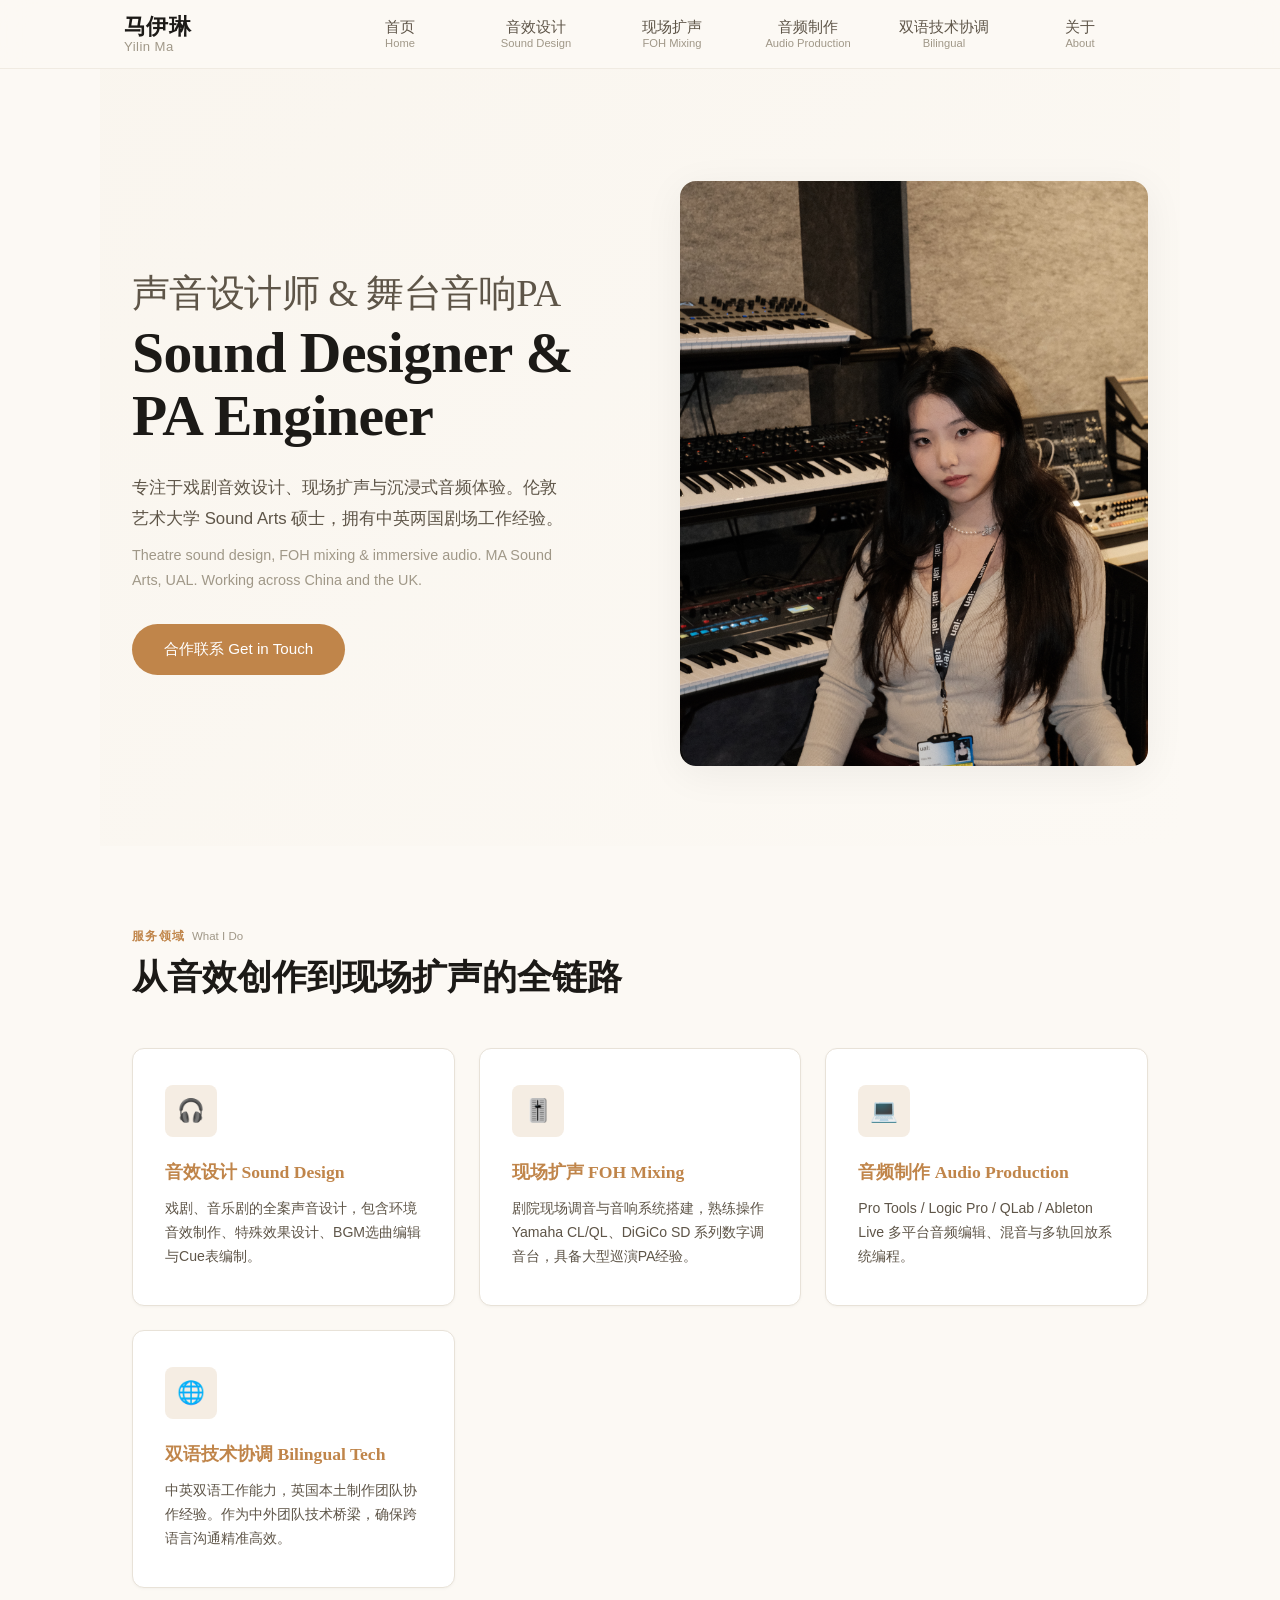
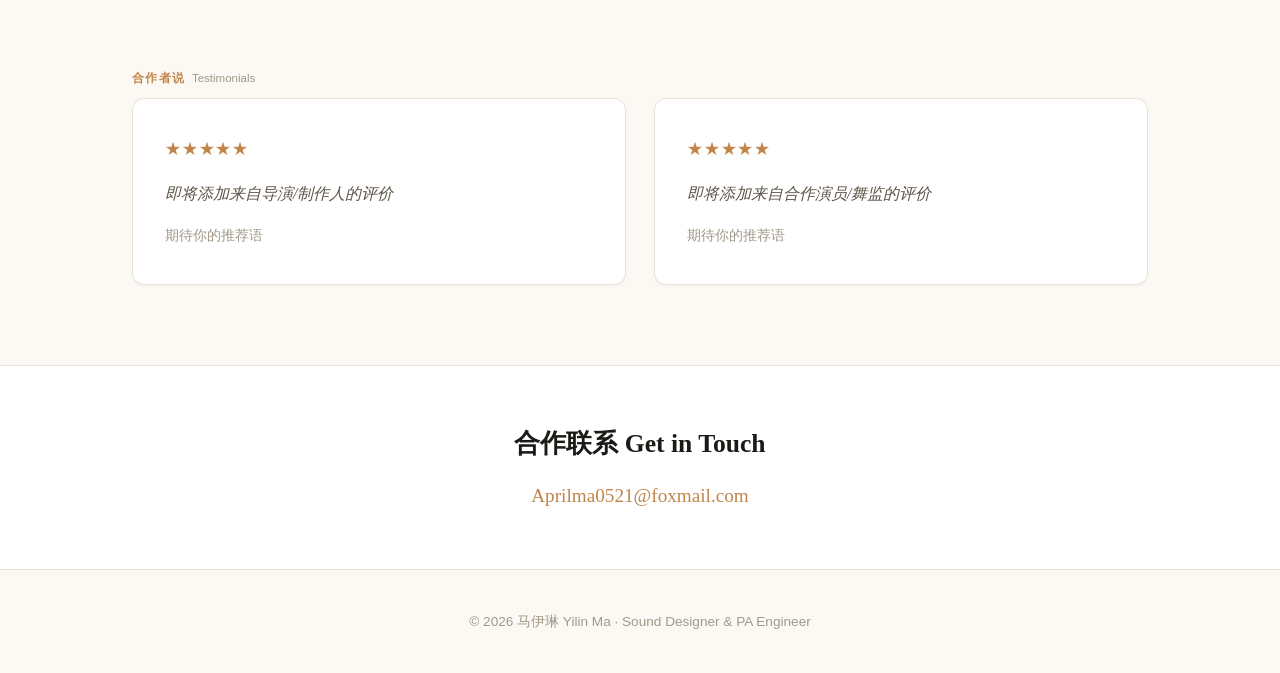
<file: index.html>
<!DOCTYPE html>
<html lang="zh-CN">
<head>
<meta charset="UTF-8">
<meta name="viewport" content="width=device-width, initial-scale=1.0">
<title>马伊琳 Yilin Ma — Sound Designer & PA Engineer</title>
<link rel="stylesheet" href="assets/css/style.css">
</head>
<body>

<nav>
  <div class="nav-inner">
    <a href="index.html" class="nav-logo">马伊琳<span class="en">Yilin Ma</span></a>
    <ul class="nav-links">
      <li><a href="index.html">首页<span class="en">Home</span></a></li>
      <li><a href="sound-design.html">音效设计<span class="en">Sound Design</span></a></li>
      <li><a href="foh-mixing.html">现场扩声<span class="en">FOH Mixing</span></a></li>
      <li><a href="audio-production.html">音频制作<span class="en">Audio Production</span></a></li>
      <li><a href="bilingual.html">双语技术协调<span class="en">Bilingual</span></a></li>
      <li><a href="about.html">关于<span class="en">About</span></a></li>
    </ul>
  </div>
</nav>

<section class="hero hero-gradient">
  <div class="hero-text reveal">
    <h1 class="heading-reveal">
      <span class="cn">声音设计师 & 舞台音响PA</span>
      Sound Designer &amp; PA Engineer
    </h1>
    <p class="subtitle">
      专注于戏剧音效设计、现场扩声与沉浸式音频体验。伦敦艺术大学 Sound Arts 硕士，拥有中英两国剧场工作经验。
      <span class="en">Theatre sound design, FOH mixing &amp; immersive audio. MA Sound Arts, UAL. Working across China and the UK.</span>
    </p>
    <a href="mailto:Aprilma0521@foxmail.com" class="cta">合作联系 Get in Touch</a>
  </div>
  <div class="hero-photo photo-reveal"><img src="assets/images/hero.jpg" onerror="this.style.display='none'" alt="马伊琳 Yilin Ma"></div>
</section>

<section class="section">
  <div class="section-label reveal">服务领域<span class="en">What I Do</span></div>
  <h2 class="section-title heading-reveal">从音效创作到现场扩声的全链路</h2>
  <div class="services-grid reveal-stagger">
    <a href="sound-design.html" class="service-card reveal">
      <div class="s-icon">🎧</div>
      <h3>音效设计 Sound Design</h3>
      <p>戏剧、音乐剧的全案声音设计，包含环境音效制作、特殊效果设计、BGM选曲编辑与Cue表编制。</p>
    </a>
    <a href="foh-mixing.html" class="service-card reveal">
      <div class="s-icon">🎚️</div>
      <h3>现场扩声 FOH Mixing</h3>
      <p>剧院现场调音与音响系统搭建，熟练操作 Yamaha CL/QL、DiGiCo SD 系列数字调音台，具备大型巡演PA经验。</p>
    </a>
    <a href="audio-production.html" class="service-card reveal">
      <div class="s-icon">💻</div>
      <h3>音频制作 Audio Production</h3>
      <p>Pro Tools / Logic Pro / QLab / Ableton Live 多平台音频编辑、混音与多轨回放系统编程。</p>
    </a>
    <a href="bilingual.html" class="service-card reveal">
      <div class="s-icon">🌐</div>
      <h3>双语技术协调 Bilingual Tech</h3>
      <p>中英双语工作能力，英国本土制作团队协作经验。作为中外团队技术桥梁，确保跨语言沟通精准高效。</p>
    </a>
  </div>
</section>

<section class="section">
  <div class="section-label reveal">合作者说<span class="en">Testimonials</span></div>
  <div class="testimonial-grid reveal-stagger">
    <div class="testimonial reveal">
      <div class="stars">★★★★★</div>
      <blockquote>即将添加来自导演/制作人的评价</blockquote>
      <div class="author">期待你的推荐语</div>
    </div>
    <div class="testimonial reveal">
      <div class="stars">★★★★★</div>
      <blockquote>即将添加来自合作演员/舞监的评价</blockquote>
      <div class="author">期待你的推荐语</div>
    </div>
  </div>
</section>

<div class="contact-bar reveal">
  <h2>合作联系 Get in Touch</h2>
  <p><a href="mailto:Aprilma0521@foxmail.com">Aprilma0521@foxmail.com</a></p>
</div>

<footer>
  <p>© 2026 马伊琳 Yilin Ma · Sound Designer &amp; PA Engineer</p>
</footer>

<script src="assets/js/reveal.js"></script>
</body>
</html>
</file>
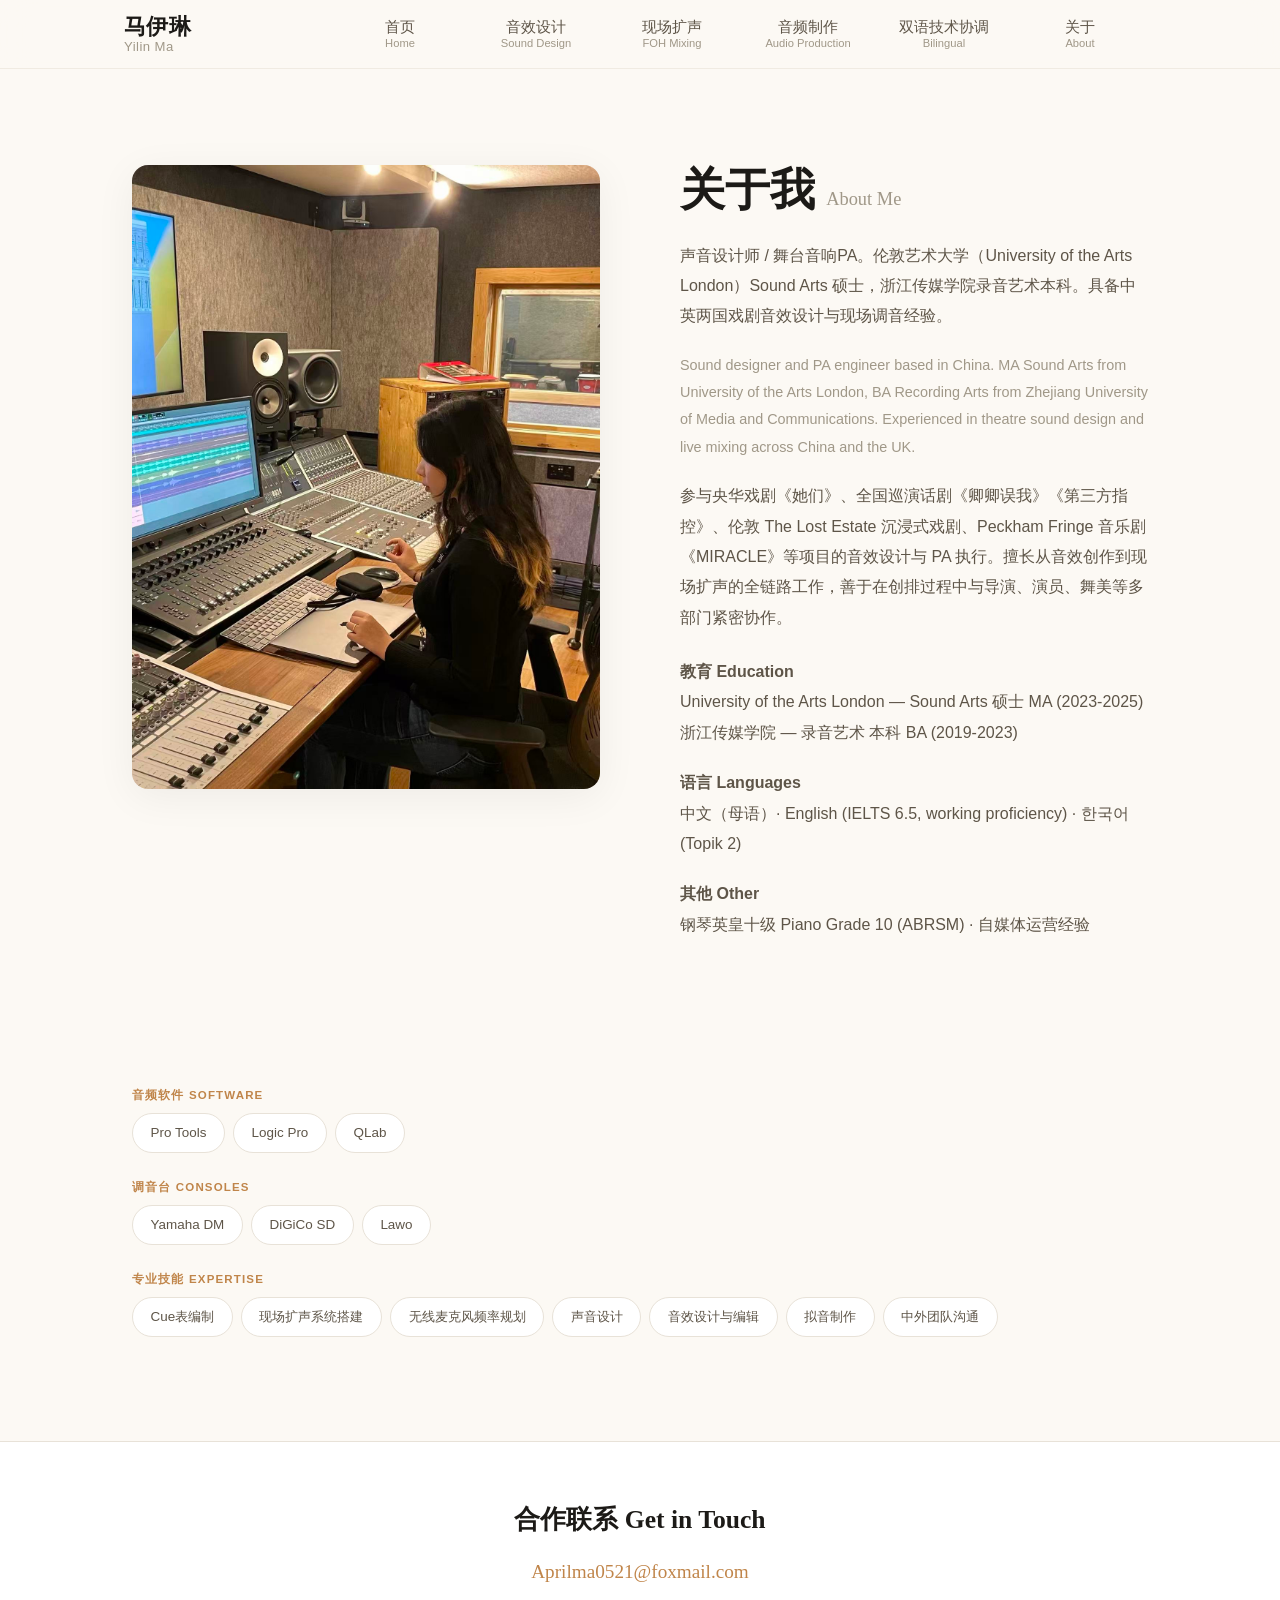
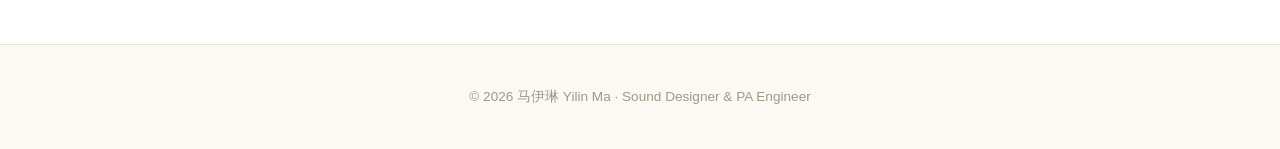
<file: about.html>
<!DOCTYPE html>
<html lang="zh-CN">
<head>
<meta charset="UTF-8">
<meta name="viewport" content="width=device-width, initial-scale=1.0">
<title>关于 About — 马伊琳 Yilin Ma</title>
<link rel="stylesheet" href="assets/css/style.css">
</head>
<body>

<nav>
  <div class="nav-inner">
    <a href="index.html" class="nav-logo">马伊琳<span class="en">Yilin Ma</span></a>
    <ul class="nav-links">
      <li><a href="index.html">首页<span class="en">Home</span></a></li>
      <li><a href="sound-design.html">音效设计<span class="en">Sound Design</span></a></li>
      <li><a href="foh-mixing.html">现场扩声<span class="en">FOH Mixing</span></a></li>
      <li><a href="audio-production.html">音频制作<span class="en">Audio Production</span></a></li>
      <li><a href="bilingual.html">双语技术协调<span class="en">Bilingual</span></a></li>
      <li><a href="about.html">关于<span class="en">About</span></a></li>
    </ul>
  </div>
</nav>

<div class="about-hero">
  <div class="about-photo photo-reveal"><img src="assets/images/about.jpg" onerror="this.style.display='none'" alt="马伊琳 Yilin Ma"></div>
  <div class="about-text reveal">
    <h1 class="heading-reveal">关于我 <span style="font-weight:400;font-size:1.15rem;color:var(--text-muted);">About Me</span></h1>
    <p>声音设计师 / 舞台音响PA。伦敦艺术大学（University of the Arts London）Sound Arts 硕士，浙江传媒学院录音艺术本科。具备中英两国戏剧音效设计与现场调音经验。</p>
    <p class="bio-en">Sound designer and PA engineer based in China. MA Sound Arts from University of the Arts London, BA Recording Arts from Zhejiang University of Media and Communications. Experienced in theatre sound design and live mixing across China and the UK.</p>
    <p>参与央华戏剧《她们》、全国巡演话剧《卿卿误我》《第三方指控》、伦敦 The Lost Estate 沉浸式戏剧、Peckham Fringe 音乐剧《MIRACLE》等项目的音效设计与 PA 执行。擅长从音效创作到现场扩声的全链路工作，善于在创排过程中与导演、演员、舞美等多部门紧密协作。</p>
    <p style="margin-top:1.5rem;"><strong>教育 Education</strong><br>University of the Arts London — Sound Arts 硕士 MA (2023-2025)<br>浙江传媒学院 — 录音艺术 本科 BA (2019-2023)</p>
    <p><strong>语言 Languages</strong><br>中文（母语）· English (IELTS 6.5, working proficiency) · 한국어 (Topik 2)</p>
    <p><strong>其他 Other</strong><br>钢琴英皇十级 Piano Grade 10 (ABRSM) · 自媒体运营经验</p>
  </div>
</div>

<div class="skills-section">
  <h2 class="heading-reveal">技能 Skills</h2>
  <div class="skill-group reveal">
    <div class="sg-title">音频软件 Software</div>
    <div class="skill-tags">
      <span class="skill-tag">Pro Tools</span>
      <span class="skill-tag">Logic Pro</span>
      <span class="skill-tag">QLab</span>
     
    </div>
  </div>
  <div class="skill-group reveal">
    <div class="sg-title">调音台 Consoles</div>
    <div class="skill-tags">
      <span class="skill-tag">Yamaha DM</span>
      <span class="skill-tag">DiGiCo SD</span>
      <span class="skill-tag">Lawo</span>
    </div>
  </div>
  <div class="skill-group reveal">
    <div class="sg-title">专业技能 Expertise</div>
    <div class="skill-tags">
      <span class="skill-tag">Cue表编制</span>
      <span class="skill-tag">现场扩声系统搭建</span>
      <span class="skill-tag">无线麦克风频率规划</span>
      <span class="skill-tag">声音设计</span>
      <span class="skill-tag">音效设计与编辑</span>
      <span class="skill-tag">拟音制作</span>
      <span class="skill-tag">中外团队沟通</span>
    </div>
  </div>
</div>

<div class="contact-bar reveal">
  <h2>合作联系 Get in Touch</h2>
  <p><a href="mailto:Aprilma0521@foxmail.com">Aprilma0521@foxmail.com</a></p>
</div>

<footer>
  <p>© 2026 马伊琳 Yilin Ma · Sound Designer &amp; PA Engineer</p>
</footer>

<script src="assets/js/reveal.js"></script>
</body>
</html>
</file>
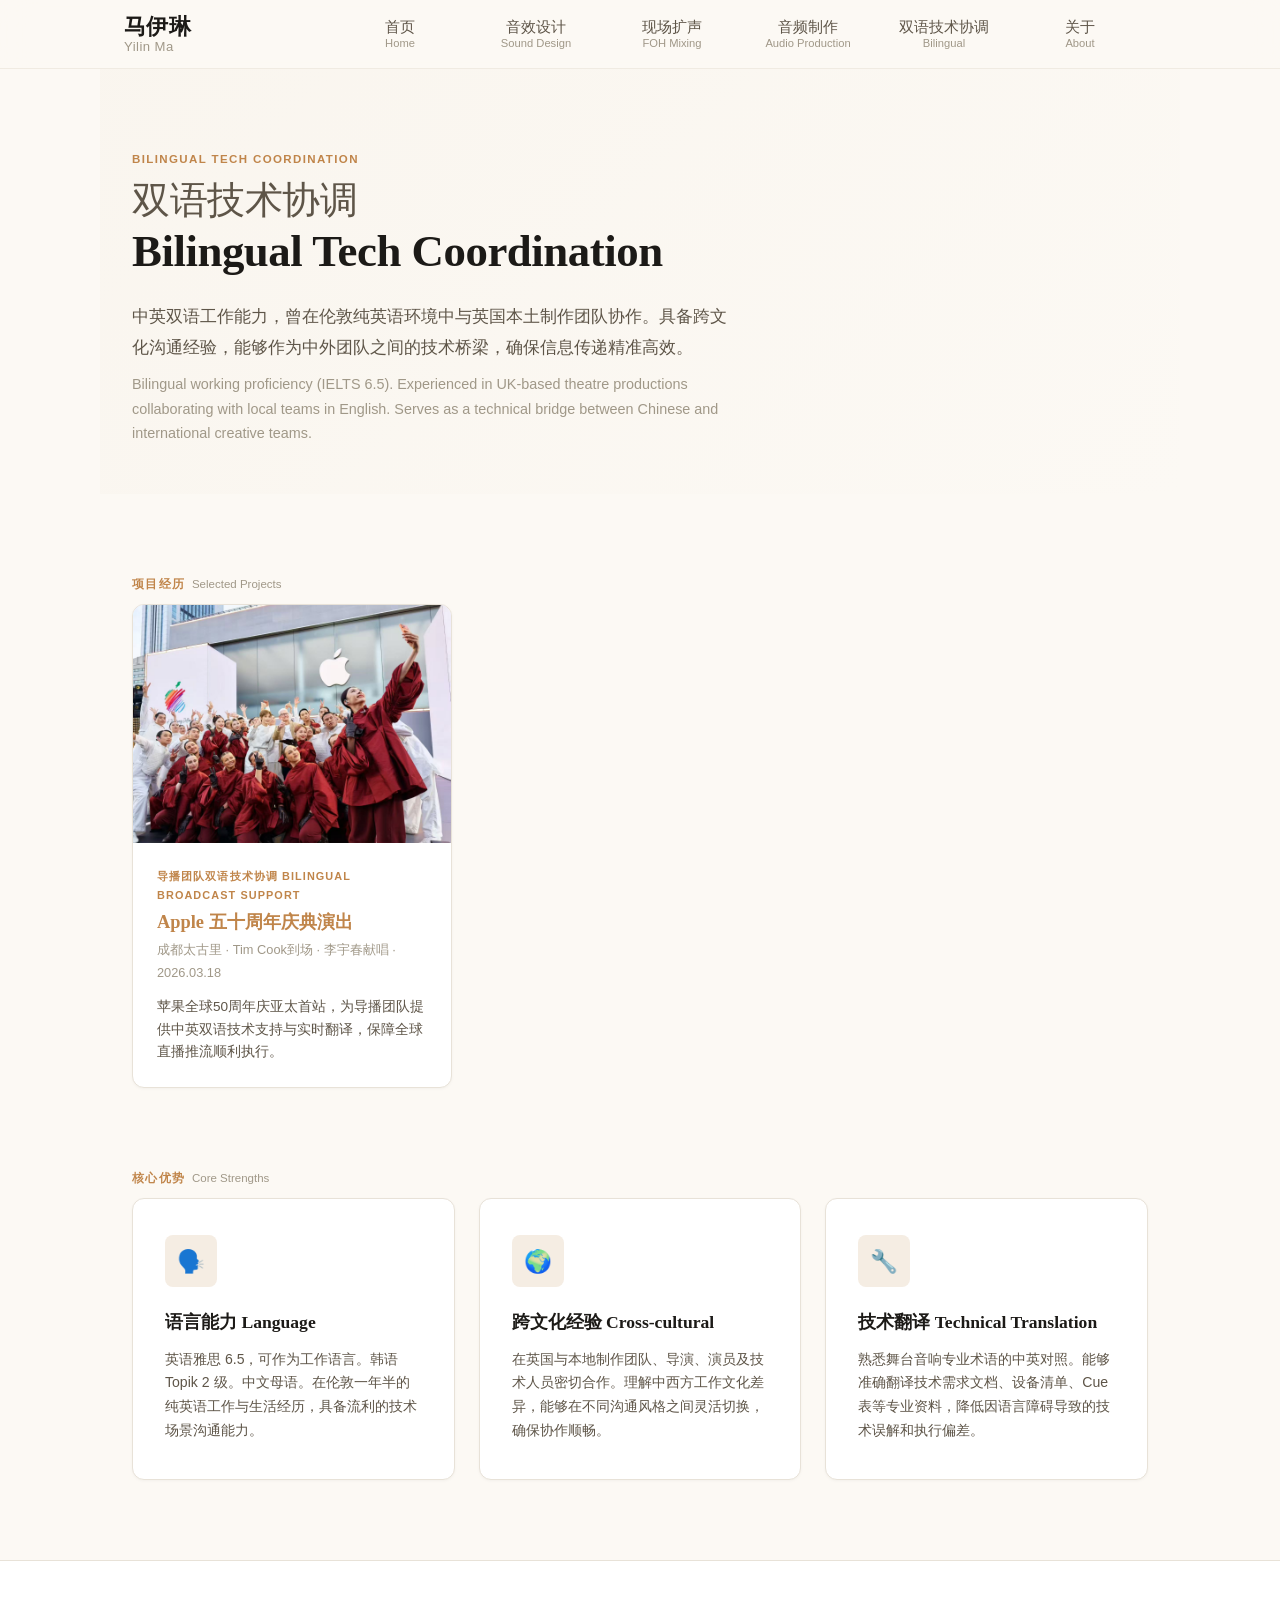
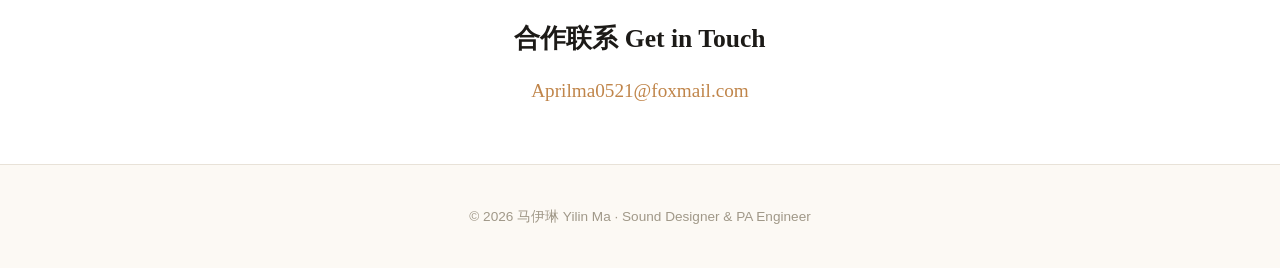
<file: bilingual.html>
<!DOCTYPE html>
<html lang="zh-CN">
<head>
<meta charset="UTF-8">
<meta name="viewport" content="width=device-width, initial-scale=1.0">
<title>双语技术协调 — 马伊琳 Yilin Ma</title>
<link rel="stylesheet" href="assets/css/style.css">
</head>
<body>

<nav>
  <div class="nav-inner">
    <a href="index.html" class="nav-logo">马伊琳<span class="en">Yilin Ma</span></a>
    <ul class="nav-links">
      <li><a href="index.html">首页<span class="en">Home</span></a></li>
      <li><a href="sound-design.html">音效设计<span class="en">Sound Design</span></a></li>
      <li><a href="foh-mixing.html">现场扩声<span class="en">FOH Mixing</span></a></li>
      <li><a href="audio-production.html">音频制作<span class="en">Audio Production</span></a></li>
      <li><a href="bilingual.html">双语技术协调<span class="en">Bilingual</span></a></li>
      <li><a href="about.html">关于<span class="en">About</span></a></li>
    </ul>
  </div>
</nav>

<section class="hero hero-gradient" style="padding:5rem 2rem 3rem;grid-template-columns:1fr;">
  <div class="hero-text reveal" style="max-width:700px;">
    <div class="section-label">Bilingual Tech Coordination</div>
    <h1 class="heading-reveal" style="font-size:2.8rem;">
      <span class="cn">双语技术协调</span>
      Bilingual Tech Coordination
    </h1>
    <p class="subtitle" style="max-width:600px;">
      中英双语工作能力，曾在伦敦纯英语环境中与英国本土制作团队协作。具备跨文化沟通经验，能够作为中外团队之间的技术桥梁，确保信息传递精准高效。
      <span class="en">Bilingual working proficiency (IELTS 6.5). Experienced in UK-based theatre productions collaborating with local teams in English. Serves as a technical bridge between Chinese and international creative teams.</span>
    </p>
  </div>
</section>
<section class="section">
  <div class="section-label reveal">项目经历<span class="en">Selected Projects</span></div>
  <div class="project-grid reveal-stagger">
    <a href="projects/apple.html" class="project-card reveal">
      <div class="card-img"><img src="assets/images/project-apple.jpg" onerror="this.style.display='none'" alt="Apple 50周年"></div>
      <div class="card-body">
        <div class="card-role">导播团队双语技术协调 Bilingual Broadcast Support</div>
        <h3>Apple 五十周年庆典演出</h3>
        <div class="card-meta">成都太古里 · Tim Cook到场 · 李宇春献唱 · 2026.03.18</div>
        <p class="card-desc">苹果全球50周年庆亚太首站，为导播团队提供中英双语技术支持与实时翻译，保障全球直播推流顺利执行。</p>
      </div>
    </a>
  </div>
</section>

<section class="section">
  <div class="section-label reveal">核心优势<span class="en">Core Strengths</span></div>
  <div class="services-grid reveal-stagger">
    <div class="service-card reveal">
      <div class="s-icon">🗣️</div>
      <h3>语言能力 Language</h3>
      <p>英语雅思 6.5，可作为工作语言。韩语 Topik 2 级。中文母语。在伦敦一年半的纯英语工作与生活经历，具备流利的技术场景沟通能力。</p>
    </div>
    <div class="service-card reveal">
      <div class="s-icon">🌍</div>
      <h3>跨文化经验 Cross-cultural</h3>
      <p>在英国与本地制作团队、导演、演员及技术人员密切合作。理解中西方工作文化差异，能够在不同沟通风格之间灵活切换，确保协作顺畅。</p>
    </div>
    <div class="service-card reveal">
      <div class="s-icon">🔧</div>
      <h3>技术翻译 Technical Translation</h3>
      <p>熟悉舞台音响专业术语的中英对照。能够准确翻译技术需求文档、设备清单、Cue 表等专业资料，降低因语言障碍导致的技术误解和执行偏差。</p>
    </div>
  </div>
</section>


<div class="contact-bar reveal">
  <h2>合作联系 Get in Touch</h2>
  <p><a href="mailto:Aprilma0521@foxmail.com">Aprilma0521@foxmail.com</a></p>
</div>

<footer>
  <p>© 2026 马伊琳 Yilin Ma · Sound Designer &amp; PA Engineer</p>
</footer>

<script src="assets/js/reveal.js"></script>
</body>
</html>
</file>
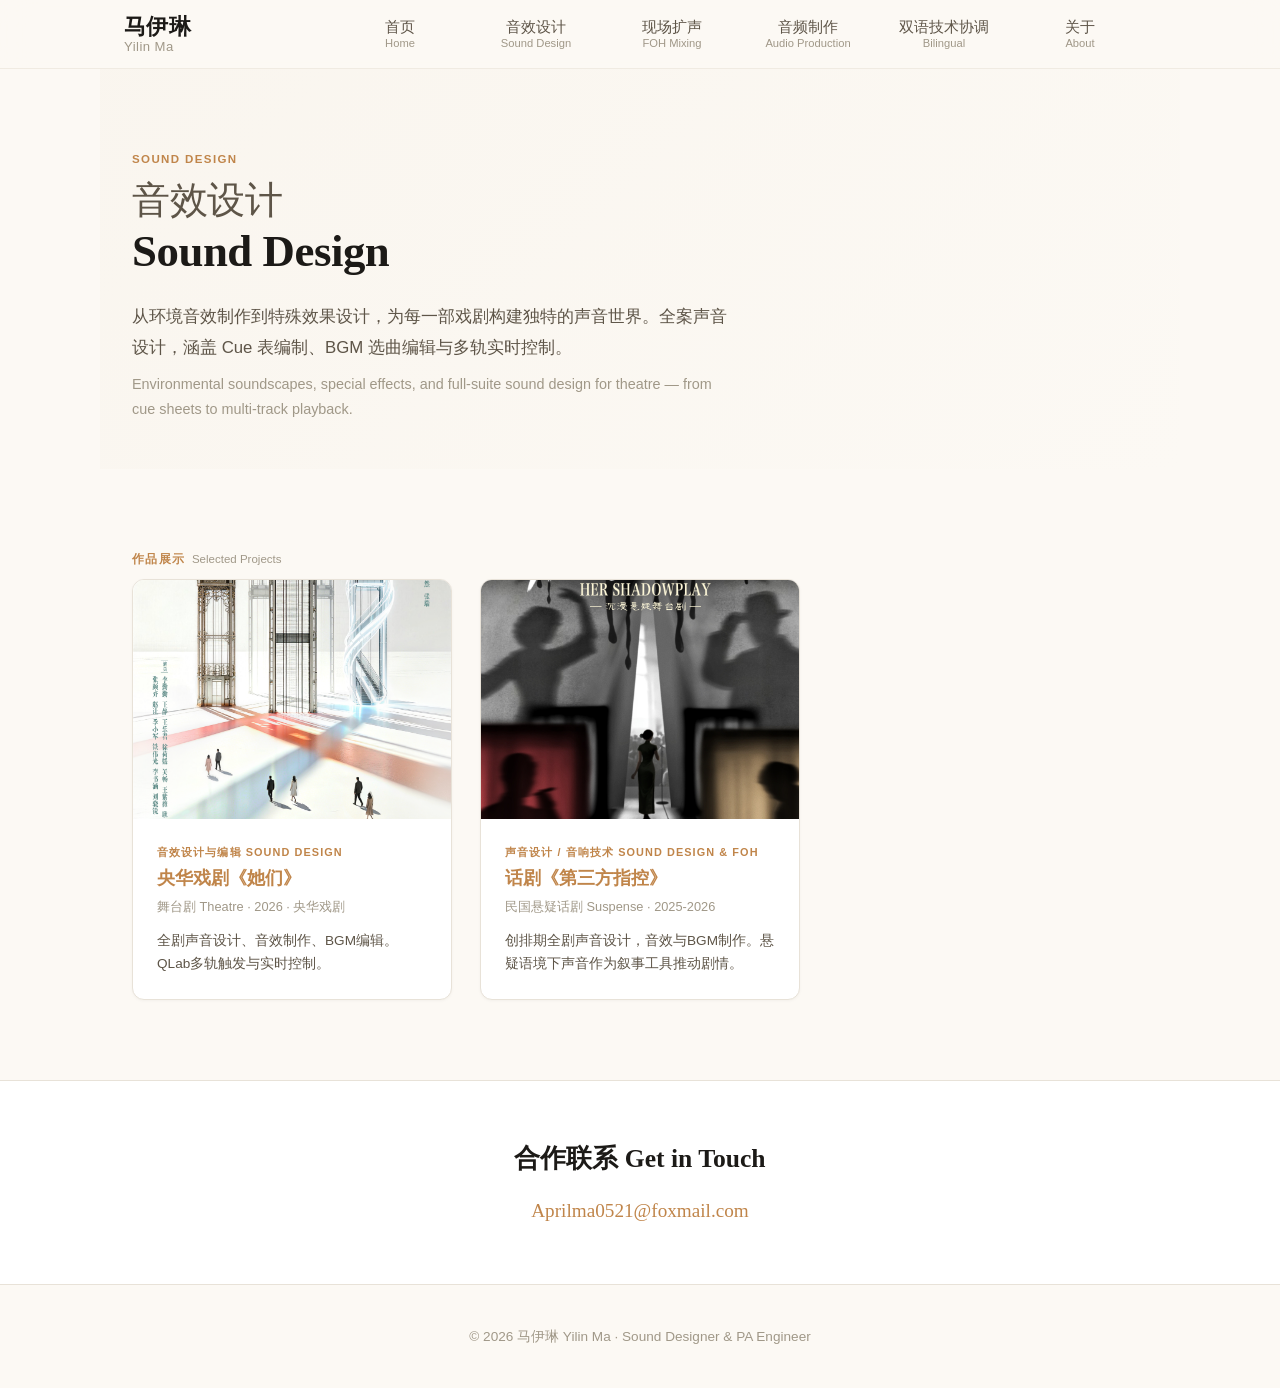
<file: sound-design.html>
<!DOCTYPE html>
<html lang="zh-CN">
<head>
<meta charset="UTF-8">
<meta name="viewport" content="width=device-width, initial-scale=1.0">
<title>音效设计 — 马伊琳 Yilin Ma</title>
<link rel="stylesheet" href="assets/css/style.css">
</head>
<body>

<nav>
  <div class="nav-inner">
    <a href="index.html" class="nav-logo">马伊琳<span class="en">Yilin Ma</span></a>
    <ul class="nav-links">
      <li><a href="index.html">首页<span class="en">Home</span></a></li>
      <li><a href="sound-design.html">音效设计<span class="en">Sound Design</span></a></li>
      <li><a href="foh-mixing.html">现场扩声<span class="en">FOH Mixing</span></a></li>
      <li><a href="audio-production.html">音频制作<span class="en">Audio Production</span></a></li>
      <li><a href="bilingual.html">双语技术协调<span class="en">Bilingual</span></a></li>
      <li><a href="about.html">关于<span class="en">About</span></a></li>
    </ul>
  </div>
</nav>

<section class="hero hero-gradient" style="padding:5rem 2rem 3rem;grid-template-columns:1fr;">
  <div class="hero-text reveal" style="max-width:700px;">
    <div class="section-label">Sound Design</div>
    <h1 class="heading-reveal" style="font-size:2.8rem;">
      <span class="cn">音效设计</span>
      Sound Design
    </h1>
    <p class="subtitle" style="max-width:600px;">
      从环境音效制作到特殊效果设计，为每一部戏剧构建独特的声音世界。全案声音设计，涵盖 Cue 表编制、BGM 选曲编辑与多轨实时控制。
      <span class="en">Environmental soundscapes, special effects, and full-suite sound design for theatre — from cue sheets to multi-track playback.</span>
    </p>
  </div>
</section>

<section class="section">
  <div class="section-label reveal">作品展示<span class="en">Selected Projects</span></div>
  <div class="project-grid reveal-stagger">
    <a href="projects/tamen.html" class="project-card reveal">
      <div class="card-img"><img src="assets/images/project-tamen.jpg" onerror="this.style.display='none'" alt="《她们》"></div>
      <div class="card-body">
        <div class="card-role">音效设计与编辑 Sound Design</div>
        <h3>央华戏剧《她们》</h3>
        <div class="card-meta">舞台剧 Theatre · 2026 · 央华戏剧</div>
        <p class="card-desc">全剧声音设计、音效制作、BGM编辑。QLab多轨触发与实时控制。</p>
      </div>
    </a>
    <a href="projects/disanfang.html" class="project-card reveal">
      <div class="card-img"><img src="assets/images/project-disanfang.jpg" onerror="this.style.display='none'" alt="《第三方指控》"></div>
      <div class="card-body">
        <div class="card-role">声音设计 / 音响技术 Sound Design & FOH</div>
        <h3>话剧《第三方指控》</h3>
        <div class="card-meta">民国悬疑话剧 Suspense · 2025-2026</div>
        <p class="card-desc">创排期全剧声音设计，音效与BGM制作。悬疑语境下声音作为叙事工具推动剧情。</p>
      </div>
    </a>
  </div>
</section>

<div class="contact-bar reveal">
  <h2>合作联系 Get in Touch</h2>
  <p><a href="mailto:Aprilma0521@foxmail.com">Aprilma0521@foxmail.com</a></p>
</div>

<footer>
  <p>© 2026 马伊琳 Yilin Ma · Sound Designer &amp; PA Engineer</p>
</footer>

<script src="assets/js/reveal.js"></script>
</body>
</html>
</file>
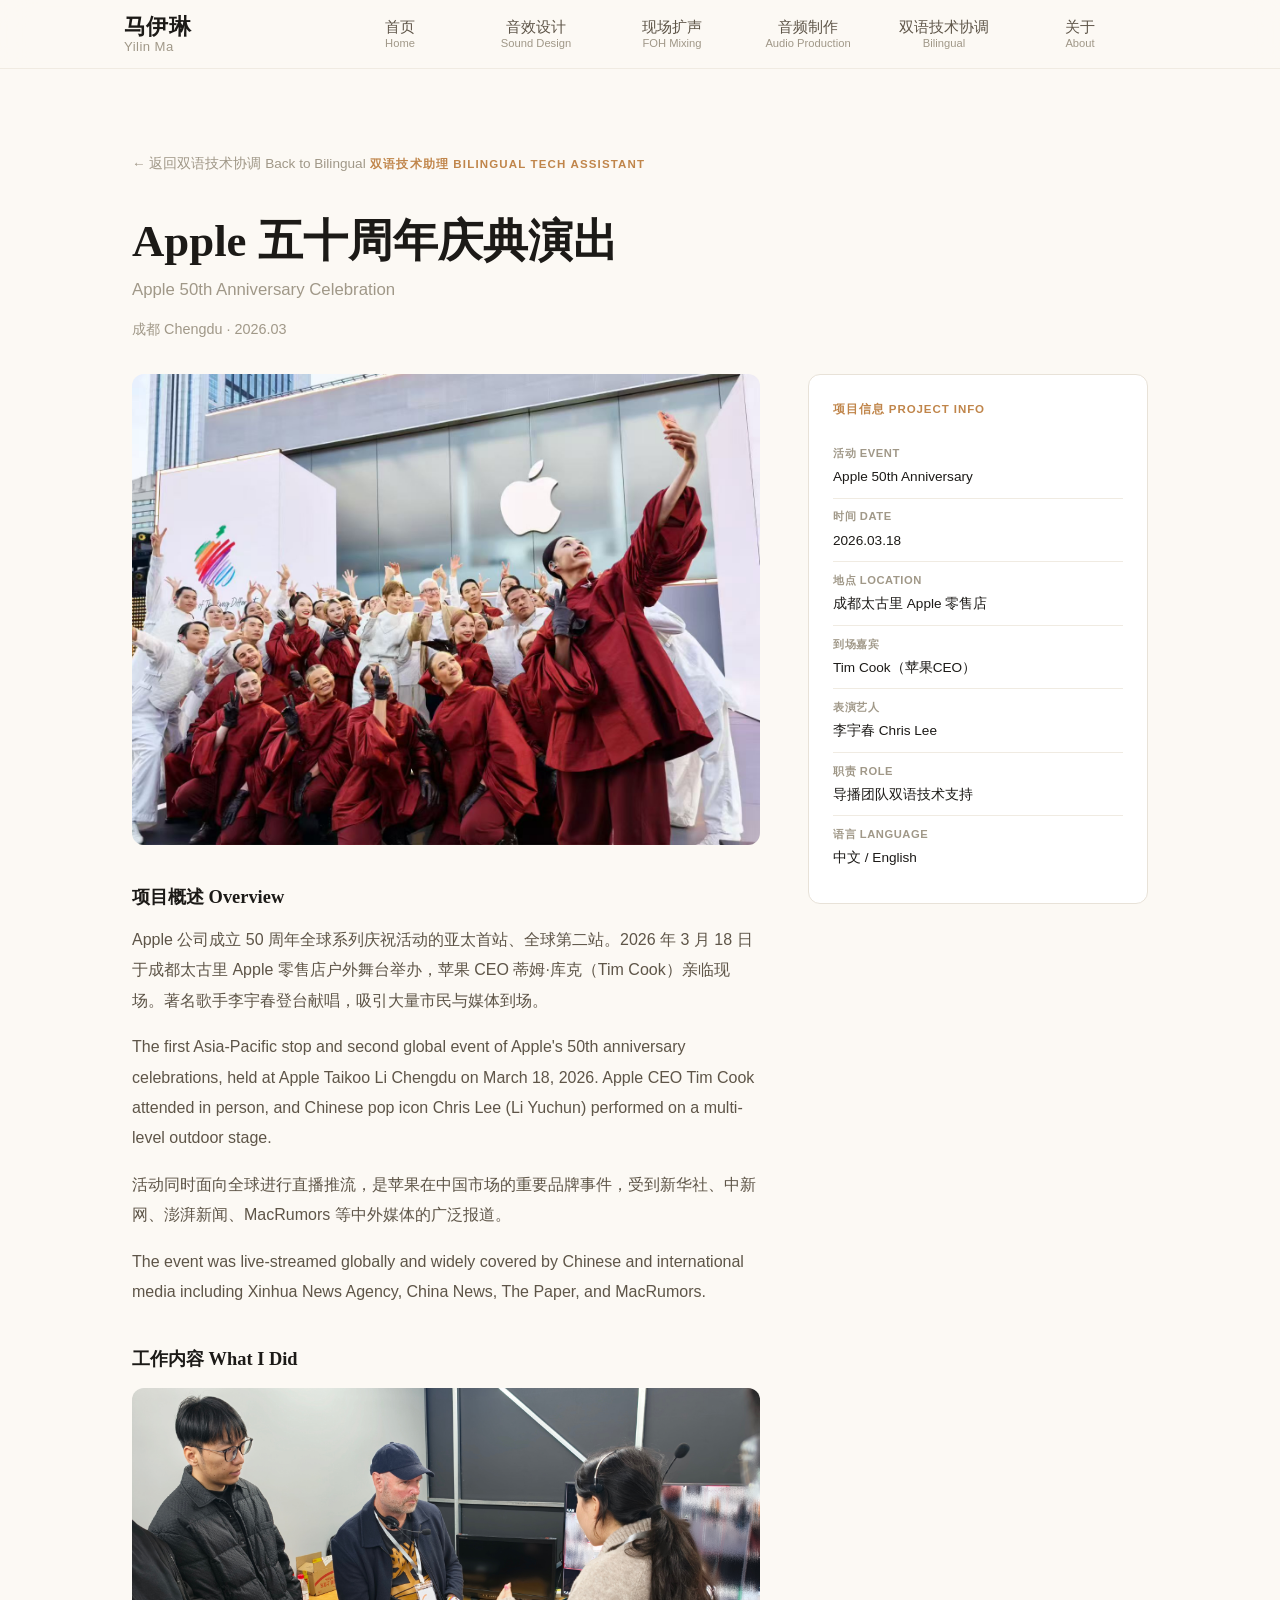
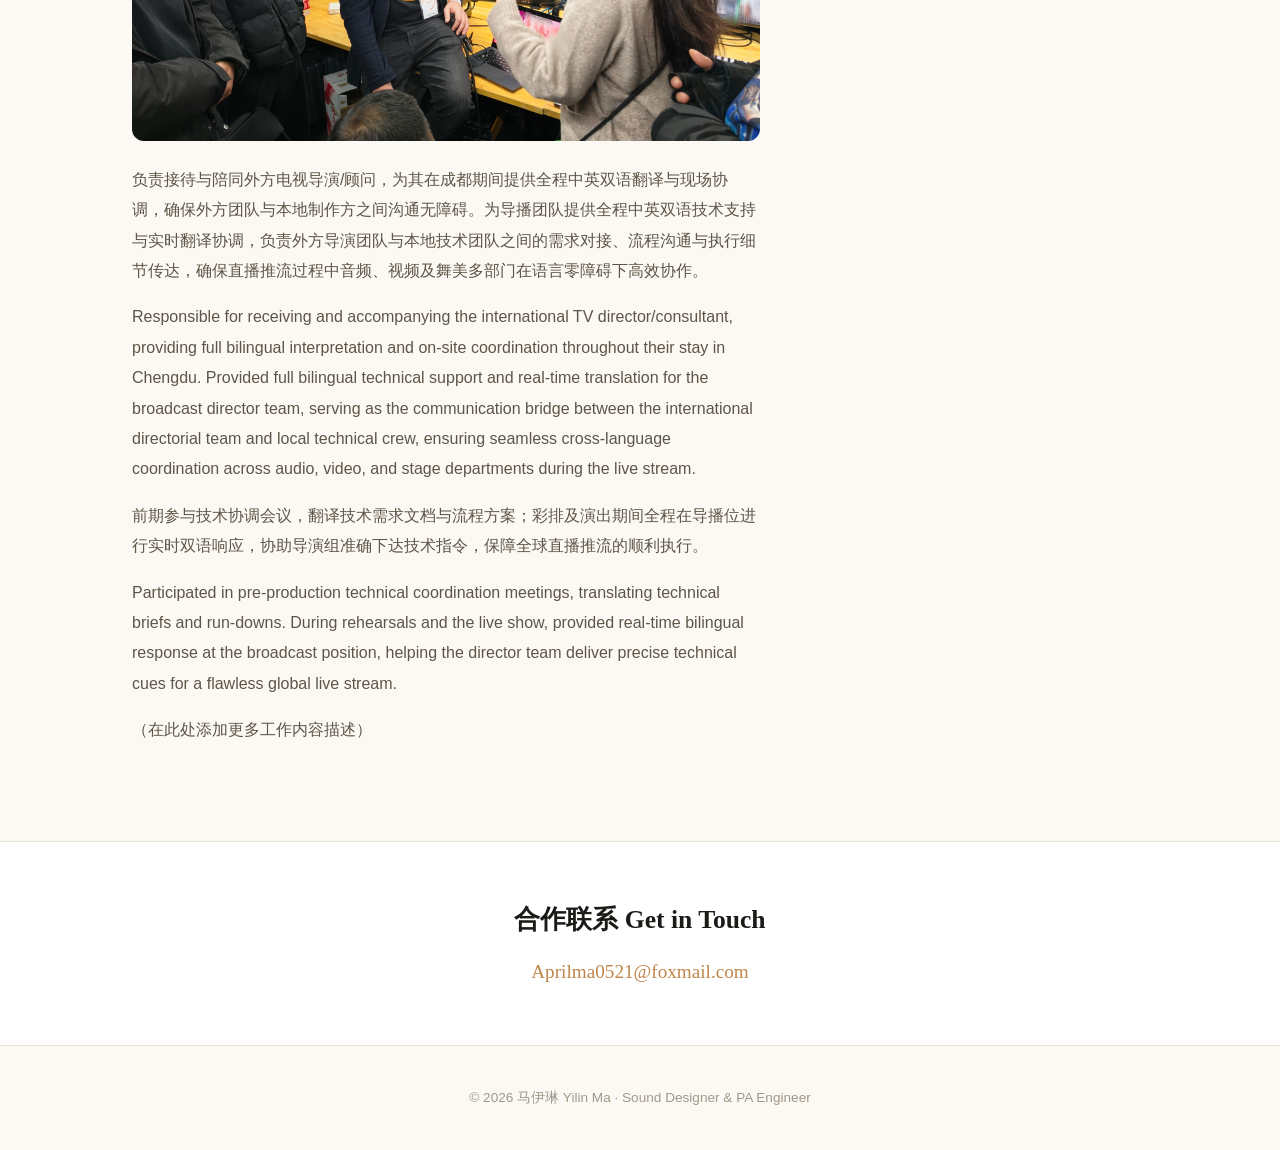
<file: projects/apple.html>
<!DOCTYPE html>
<html lang="zh-CN">
<head>
<meta charset="UTF-8"><meta name="viewport" content="width=device-width, initial-scale=1.0">
<title>Apple 五十周年庆典 — 马伊琳 Yilin Ma</title>
<link rel="stylesheet" href="../assets/css/style.css">
</head>
<body>
<nav><div class="nav-inner"><a href="../index.html" class="nav-logo">马伊琳<span class="en">Yilin Ma</span></a><ul class="nav-links"><li><a href="../index.html">首页<span class="en">Home</span></a></li><li><a href="../sound-design.html">音效设计<span class="en">Sound Design</span></a></li><li><a href="../foh-mixing.html">现场扩声<span class="en">FOH Mixing</span></a></li><li><a href="../audio-production.html">音频制作<span class="en">Audio Production</span></a></li><li><a href="../bilingual.html">双语技术协调<span class="en">Bilingual</span></a></li><li><a href="../about.html">关于<span class="en">About</span></a></li></ul></div></nav>
<div class="project-hero reveal">
  <a href="../bilingual.html" class="back-link">← 返回双语技术协调 Back to Bilingual</a>
  <div class="role-tag">双语技术助理 Bilingual Tech Assistant</div>
  <h1 class="heading-reveal">Apple 五十周年庆典演出</h1>
  <div class="en-title">Apple 50th Anniversary Celebration</div>
  <div class="date-loc">成都 Chengdu · 2026.03</div>
</div>
<div class="project-body reveal-stagger">
  <div class="main-col reveal">
    <img src="../assets/images/project-apple.jpg" onerror="this.style.display='none'" style="width:100%;border-radius:var(--radius);margin-bottom:1.5rem;" alt="Apple 50周年">
    <h3>项目概述 Overview</h3>
    <p>Apple 公司成立 50 周年全球系列庆祝活动的亚太首站、全球第二站。2026 年 3 月 18 日于成都太古里 Apple 零售店户外舞台举办，苹果 CEO 蒂姆·库克（Tim Cook）亲临现场。著名歌手李宇春登台献唱，吸引大量市民与媒体到场。</p>
    <p>The first Asia-Pacific stop and second global event of Apple's 50th anniversary celebrations, held at Apple Taikoo Li Chengdu on March 18, 2026. Apple CEO Tim Cook attended in person, and Chinese pop icon Chris Lee (Li Yuchun) performed on a multi-level outdoor stage.</p>
    <p>活动同时面向全球进行直播推流，是苹果在中国市场的重要品牌事件，受到新华社、中新网、澎湃新闻、MacRumors 等中外媒体的广泛报道。</p>
    <p>The event was live-streamed globally and widely covered by Chinese and international media including Xinhua News Agency, China News, The Paper, and MacRumors.</p>
    <h3>工作内容 What I Did</h3>
    <img src="../assets/images/bilingual-work.jpg" onerror="this.style.display='none'" style="width:100%;border-radius:var(--radius);margin-bottom:1.5rem;" alt="Apple 50周年工作现场">
    <p>负责接待与陪同外方电视导演/顾问，为其在成都期间提供全程中英双语翻译与现场协调，确保外方团队与本地制作方之间沟通无障碍。为导播团队提供全程中英双语技术支持与实时翻译协调，负责外方导演团队与本地技术团队之间的需求对接、流程沟通与执行细节传达，确保直播推流过程中音频、视频及舞美多部门在语言零障碍下高效协作。</p>
    <p>Responsible for receiving and accompanying the international TV director/consultant, providing full bilingual interpretation and on-site coordination throughout their stay in Chengdu. Provided full bilingual technical support and real-time translation for the broadcast director team, serving as the communication bridge between the international directorial team and local technical crew, ensuring seamless cross-language coordination across audio, video, and stage departments during the live stream.</p>
    <p>前期参与技术协调会议，翻译技术需求文档与流程方案；彩排及演出期间全程在导播位进行实时双语响应，协助导演组准确下达技术指令，保障全球直播推流的顺利执行。</p>
    <p>Participated in pre-production technical coordination meetings, translating technical briefs and run-downs. During rehearsals and the live show, provided real-time bilingual response at the broadcast position, helping the director team deliver precise technical cues for a flawless global live stream.</p>
    <p>（在此处添加更多工作内容描述）</p>
  </div>
  <div class="sidebar reveal">
    <div class="info-box"><h4>项目信息 Project Info</h4><ul><li><strong>活动 Event</strong>Apple 50th Anniversary</li><li><strong>时间 Date</strong>2026.03.18</li><li><strong>地点 Location</strong>成都太古里 Apple 零售店</li><li><strong>到场嘉宾</strong>Tim Cook（苹果CEO）</li><li><strong>表演艺人</strong>李宇春 Chris Lee</li><li><strong>职责 Role</strong>导播团队双语技术支持</li><li><strong>语言 Language</strong>中文 / English</li></ul></div>
  </div>
</div>
<div class="contact-bar"><h2>合作联系 Get in Touch</h2><p><a href="mailto:Aprilma0521@foxmail.com">Aprilma0521@foxmail.com</a></p></div>
<footer><p>© 2026 马伊琳 Yilin Ma · Sound Designer &amp; PA Engineer</p></footer>
<script src="../assets/js/reveal.js"></script>
</body>
</html>
</file>
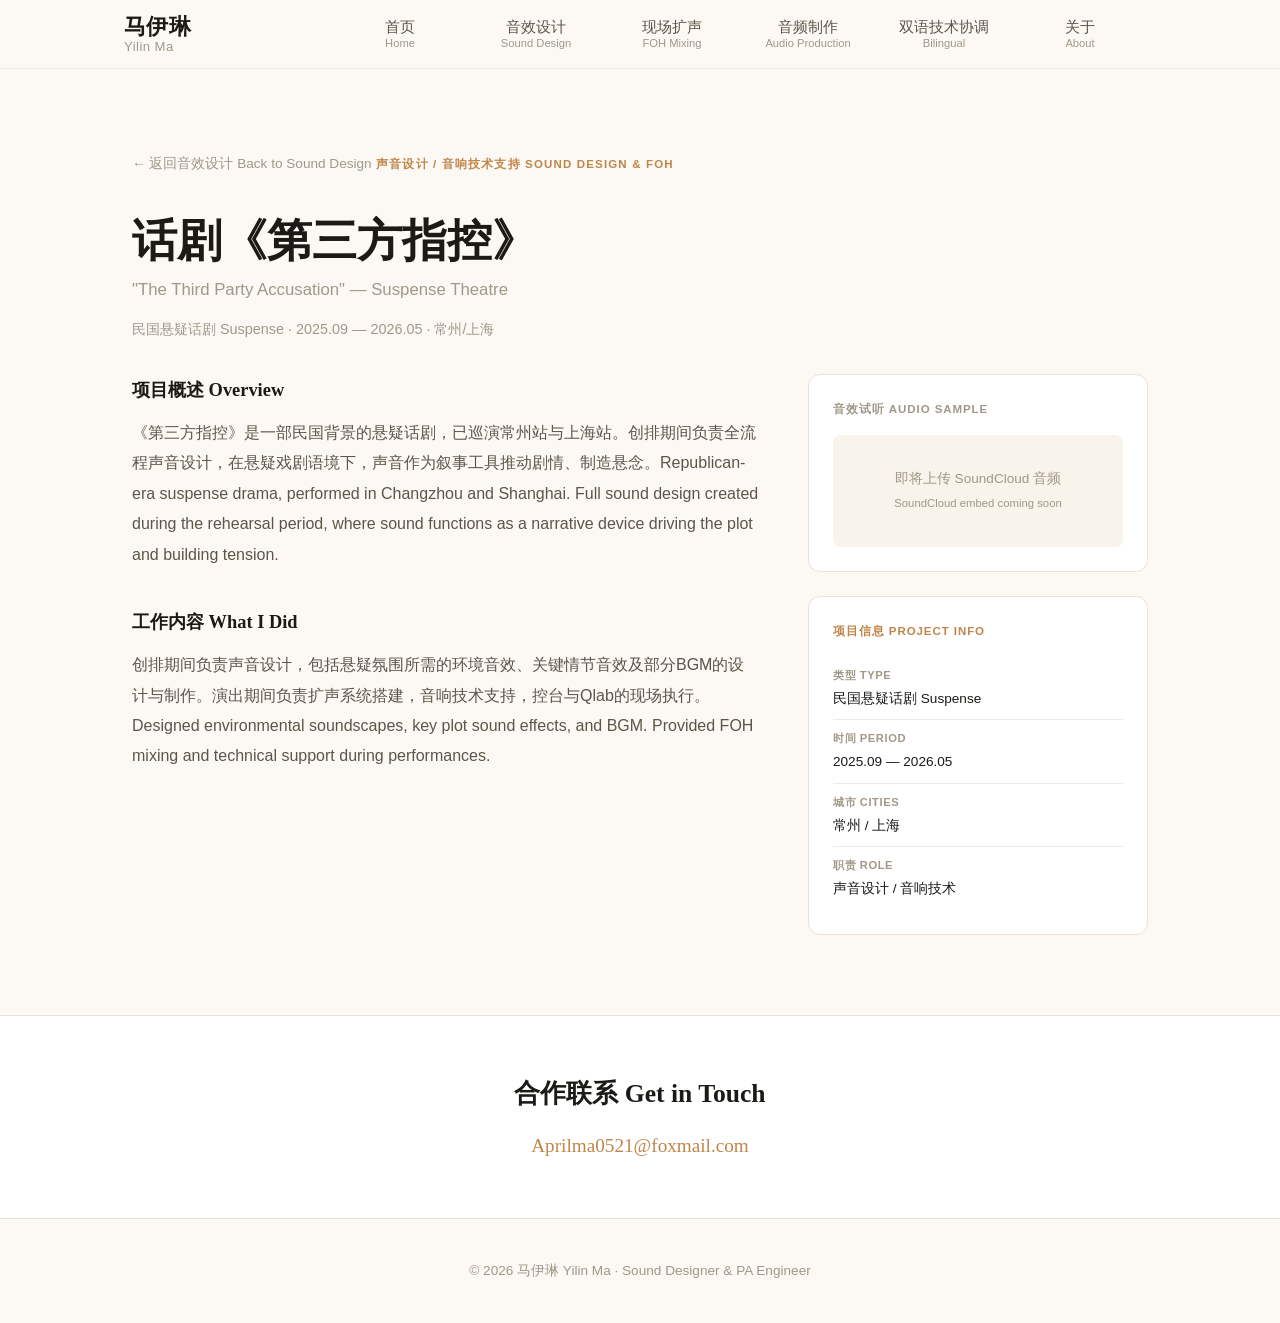
<file: projects/disanfang.html>
<!DOCTYPE html>
<html lang="zh-CN">
<head>
<meta charset="UTF-8"><meta name="viewport" content="width=device-width, initial-scale=1.0">
<title>话剧《第三方指控》 — 马伊琳 Yilin Ma</title>
<link rel="stylesheet" href="../assets/css/style.css">
</head>
<body>
<nav><div class="nav-inner"><a href="../index.html" class="nav-logo">马伊琳<span class="en">Yilin Ma</span></a><ul class="nav-links"><li><a href="../index.html">首页<span class="en">Home</span></a></li><li><a href="../sound-design.html">音效设计<span class="en">Sound Design</span></a></li><li><a href="../foh-mixing.html">现场扩声<span class="en">FOH Mixing</span></a></li><li><a href="../audio-production.html">音频制作<span class="en">Audio Production</span></a></li><li><a href="../bilingual.html">双语技术协调<span class="en">Bilingual</span></a></li><li><a href="../about.html">关于<span class="en">About</span></a></li></ul></div></nav>
<div class="project-hero reveal">
  <a href="../sound-design.html" class="back-link">← 返回音效设计 Back to Sound Design</a>
  <div class="role-tag">声音设计 / 音响技术支持 Sound Design &amp; FOH</div>
  <h1 class="heading-reveal">话剧《第三方指控》</h1>
  <div class="en-title">"The Third Party Accusation" — Suspense Theatre</div>
  <div class="date-loc">民国悬疑话剧 Suspense · 2025.09 — 2026.05 · 常州/上海</div>
</div>
<div class="project-body reveal-stagger">
  <div class="main-col reveal">
    <h3>项目概述 Overview</h3>
    <p>《第三方指控》是一部民国背景的悬疑话剧，已巡演常州站与上海站。创排期间负责全流程声音设计，在悬疑戏剧语境下，声音作为叙事工具推动剧情、制造悬念。Republican-era suspense drama, performed in Changzhou and Shanghai. Full sound design created during the rehearsal period, where sound functions as a narrative device driving the plot and building tension.</p>
    <h3>工作内容 What I Did</h3>
    <p>创排期间负责声音设计，包括悬疑氛围所需的环境音效、关键情节音效及部分BGM的设计与制作。演出期间负责扩声系统搭建，音响技术支持，控台与Qlab的现场执行。Designed environmental soundscapes, key plot sound effects, and BGM. Provided FOH mixing and technical support during performances.</p>
  </div>
  <div class="sidebar reveal">
    <div class="audio-embed"><h4>音效试听 Audio Sample</h4><div class="audio-placeholder">即将上传 SoundCloud 音频<br><small>SoundCloud embed coming soon</small></div></div>
    <div class="info-box"><h4>项目信息 Project Info</h4><ul><li><strong>类型 Type</strong>民国悬疑话剧 Suspense</li><li><strong>时间 Period</strong>2025.09 — 2026.05</li><li><strong>城市 Cities</strong>常州 / 上海</li><li><strong>职责 Role</strong>声音设计 / 音响技术</li></ul></div>
  </div>
</div>
<div class="contact-bar"><h2>合作联系 Get in Touch</h2><p><a href="mailto:Aprilma0521@foxmail.com">Aprilma0521@foxmail.com</a></p></div>
<footer><p>© 2026 马伊琳 Yilin Ma · Sound Designer &amp; PA Engineer</p></footer>
<script src="../assets/js/reveal.js"></script>
</body>
</html>
</file>
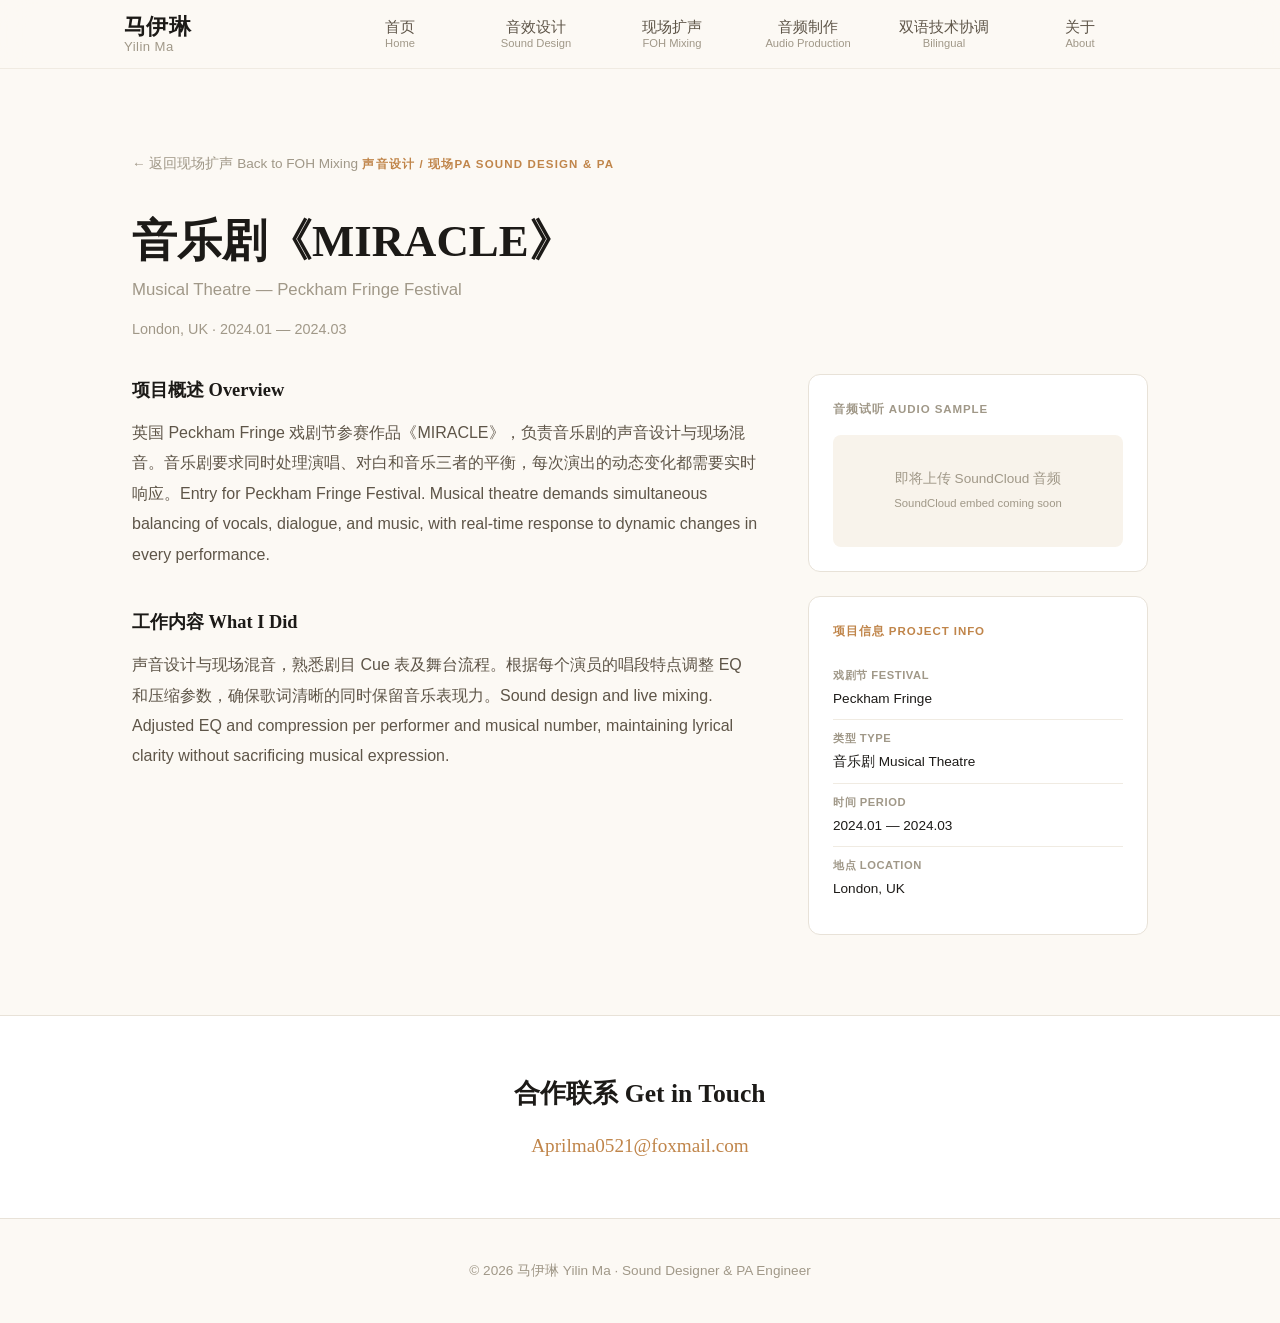
<file: projects/miracle.html>
<!DOCTYPE html>
<html lang="zh-CN">
<head>
<meta charset="UTF-8"><meta name="viewport" content="width=device-width, initial-scale=1.0">
<title>音乐剧《MIRACLE》 — 马伊琳 Yilin Ma</title>
<link rel="stylesheet" href="../assets/css/style.css">
</head>
<body>
<nav><div class="nav-inner"><a href="../index.html" class="nav-logo">马伊琳<span class="en">Yilin Ma</span></a><ul class="nav-links"><li><a href="../index.html">首页<span class="en">Home</span></a></li><li><a href="../sound-design.html">音效设计<span class="en">Sound Design</span></a></li><li><a href="../foh-mixing.html">现场扩声<span class="en">FOH Mixing</span></a></li><li><a href="../audio-production.html">音频制作<span class="en">Audio Production</span></a></li><li><a href="../bilingual.html">双语技术协调<span class="en">Bilingual</span></a></li><li><a href="../about.html">关于<span class="en">About</span></a></li></ul></div></nav>
<div class="project-hero reveal">
  <a href="../foh-mixing.html" class="back-link">← 返回现场扩声 Back to FOH Mixing</a>
  <div class="role-tag">声音设计 / 现场PA Sound Design &amp; PA</div>
  <h1 class="heading-reveal">音乐剧《MIRACLE》</h1>
  <div class="en-title">Musical Theatre — Peckham Fringe Festival</div>
  <div class="date-loc">London, UK · 2024.01 — 2024.03</div>
</div>
<div class="project-body reveal-stagger">
  <div class="main-col reveal">
    <h3>项目概述 Overview</h3>
    <p>英国 Peckham Fringe 戏剧节参赛作品《MIRACLE》，负责音乐剧的声音设计与现场混音。音乐剧要求同时处理演唱、对白和音乐三者的平衡，每次演出的动态变化都需要实时响应。Entry for Peckham Fringe Festival. Musical theatre demands simultaneous balancing of vocals, dialogue, and music, with real-time response to dynamic changes in every performance.</p>
    <h3>工作内容 What I Did</h3>
    <p>声音设计与现场混音，熟悉剧目 Cue 表及舞台流程。根据每个演员的唱段特点调整 EQ 和压缩参数，确保歌词清晰的同时保留音乐表现力。Sound design and live mixing. Adjusted EQ and compression per performer and musical number, maintaining lyrical clarity without sacrificing musical expression.</p>
  </div>
  <div class="sidebar reveal">
    <div class="audio-embed"><h4>音频试听 Audio Sample</h4><div class="audio-placeholder">即将上传 SoundCloud 音频<br><small>SoundCloud embed coming soon</small></div></div>
    <div class="info-box"><h4>项目信息 Project Info</h4><ul><li><strong>戏剧节 Festival</strong>Peckham Fringe</li><li><strong>类型 Type</strong>音乐剧 Musical Theatre</li><li><strong>时间 Period</strong>2024.01 — 2024.03</li><li><strong>地点 Location</strong>London, UK</li></ul></div>
  </div>
</div>
<div class="contact-bar"><h2>合作联系 Get in Touch</h2><p><a href="mailto:Aprilma0521@foxmail.com">Aprilma0521@foxmail.com</a></p></div>
<footer><p>© 2026 马伊琳 Yilin Ma · Sound Designer &amp; PA Engineer</p></footer>
<script src="../assets/js/reveal.js"></script>
</body>
</html>
</file>
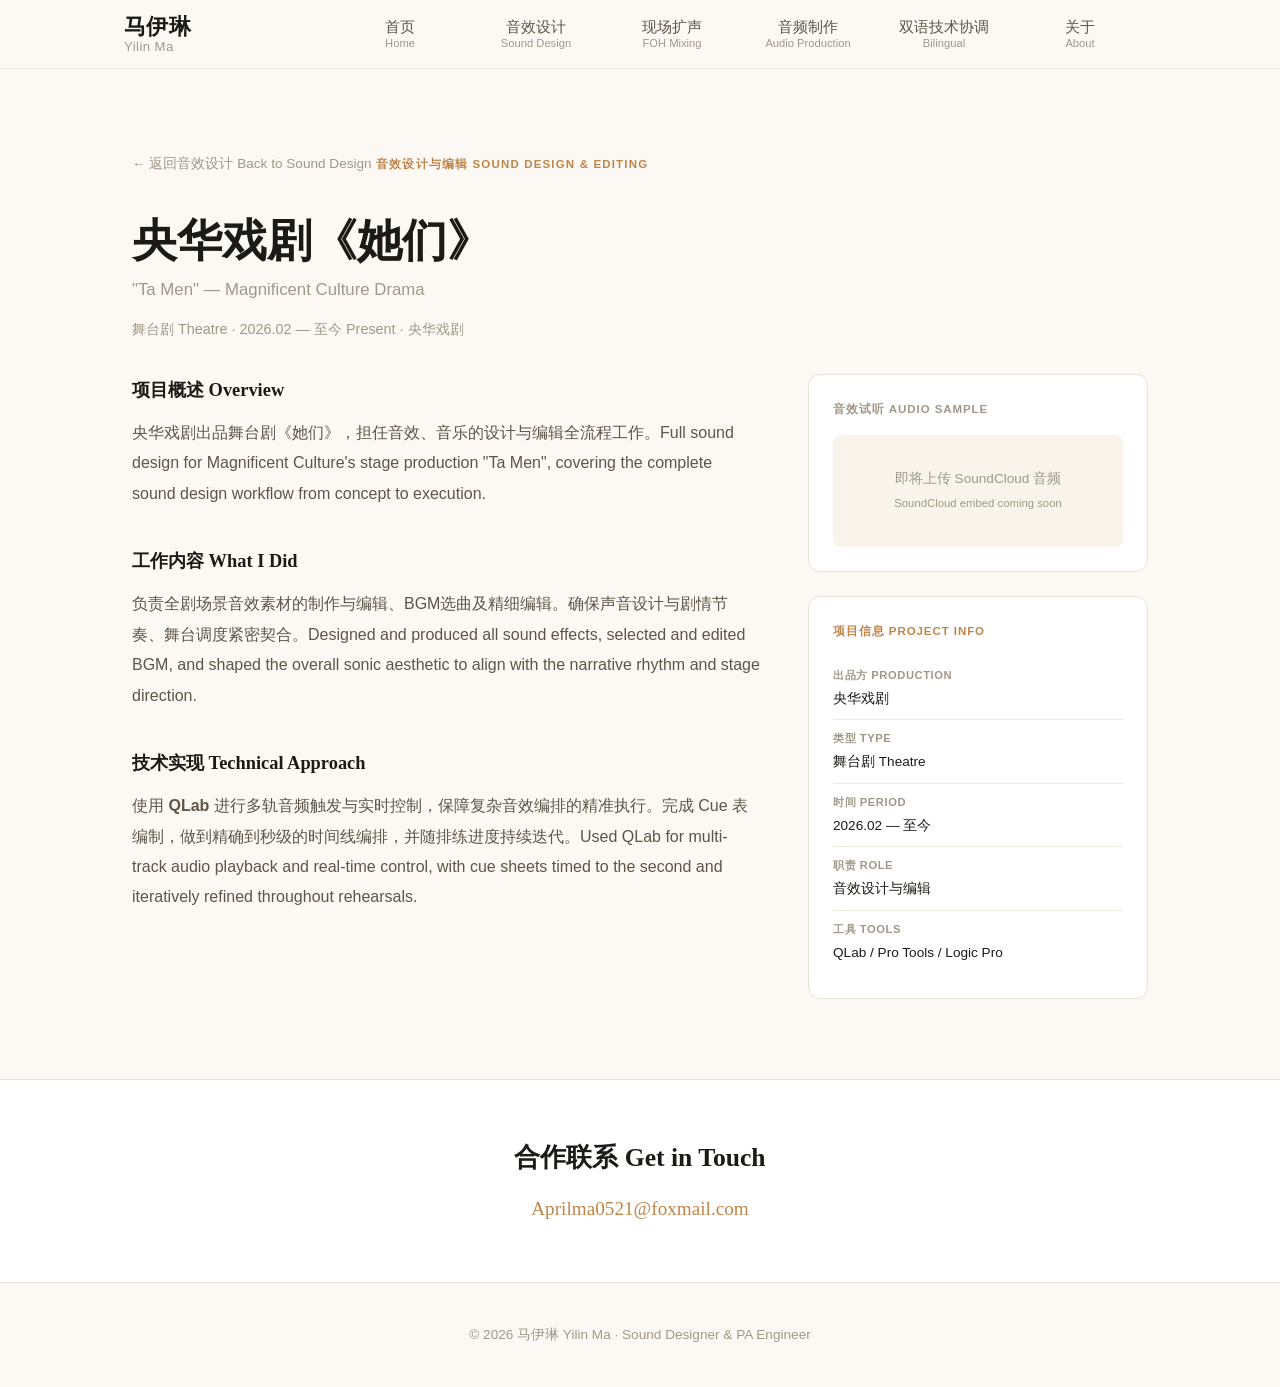
<file: projects/tamen.html>
<!DOCTYPE html>
<html lang="zh-CN">
<head>
<meta charset="UTF-8"><meta name="viewport" content="width=device-width, initial-scale=1.0">
<title>央华戏剧《她们》 — 马伊琳 Yilin Ma</title>
<link rel="stylesheet" href="../assets/css/style.css">
</head>
<body>
<nav><div class="nav-inner"><a href="../index.html" class="nav-logo">马伊琳<span class="en">Yilin Ma</span></a><ul class="nav-links"><li><a href="../index.html">首页<span class="en">Home</span></a></li><li><a href="../sound-design.html">音效设计<span class="en">Sound Design</span></a></li><li><a href="../foh-mixing.html">现场扩声<span class="en">FOH Mixing</span></a></li><li><a href="../audio-production.html">音频制作<span class="en">Audio Production</span></a></li><li><a href="../bilingual.html">双语技术协调<span class="en">Bilingual</span></a></li><li><a href="../about.html">关于<span class="en">About</span></a></li></ul></div></nav>
<div class="project-hero reveal">
  <a href="../sound-design.html" class="back-link">← 返回音效设计 Back to Sound Design</a>
  <div class="role-tag">音效设计与编辑 Sound Design &amp; Editing</div>
  <h1 class="heading-reveal">央华戏剧《她们》</h1>
  <div class="en-title">"Ta Men" — Magnificent Culture Drama</div>
  <div class="date-loc">舞台剧 Theatre · 2026.02 — 至今 Present · 央华戏剧</div>
</div>
<div class="project-body reveal-stagger">
  <div class="main-col reveal">
    <h3>项目概述 Overview</h3>
    <p>央华戏剧出品舞台剧《她们》，担任音效、音乐的设计与编辑全流程工作。Full sound design for Magnificent Culture's stage production "Ta Men", covering the complete sound design workflow from concept to execution.</p>
    <h3>工作内容 What I Did</h3>
    <p>负责全剧场景音效素材的制作与编辑、BGM选曲及精细编辑。确保声音设计与剧情节奏、舞台调度紧密契合。Designed and produced all sound effects, selected and edited BGM, and shaped the overall sonic aesthetic to align with the narrative rhythm and stage direction.</p>
    <h3>技术实现 Technical Approach</h3>
    <p>使用 <strong>QLab</strong> 进行多轨音频触发与实时控制，保障复杂音效编排的精准执行。完成 Cue 表编制，做到精确到秒级的时间线编排，并随排练进度持续迭代。Used QLab for multi-track audio playback and real-time control, with cue sheets timed to the second and iteratively refined throughout rehearsals.</p>
  </div>
  <div class="sidebar reveal">
    <div class="audio-embed"><h4>音效试听 Audio Sample</h4><div class="audio-placeholder">即将上传 SoundCloud 音频<br><small>SoundCloud embed coming soon</small></div></div>
    <div class="info-box"><h4>项目信息 Project Info</h4><ul><li><strong>出品方 Production</strong>央华戏剧</li><li><strong>类型 Type</strong>舞台剧 Theatre</li><li><strong>时间 Period</strong>2026.02 — 至今</li><li><strong>职责 Role</strong>音效设计与编辑</li><li><strong>工具 Tools</strong>QLab / Pro Tools / Logic Pro</li></ul></div>
  </div>
</div>
<div class="contact-bar"><h2>合作联系 Get in Touch</h2><p><a href="mailto:Aprilma0521@foxmail.com">Aprilma0521@foxmail.com</a></p></div>
<footer><p>© 2026 马伊琳 Yilin Ma · Sound Designer &amp; PA Engineer</p></footer>
<script src="../assets/js/reveal.js"></script>
</body>
</html>
</file>
<file: assets/css/style.css>
/* === 马伊琳 Portfolio — Autum-inspired Design === */
*, *::before, *::after { box-sizing: border-box; margin: 0; padding: 0; }

:root {
  --bg: #fcf9f4;
  --bg-warm: #f8f3eb;
  --surface: #ffffff;
  --text: #1c1a17;
  --text-secondary: #5e5548;
  --text-muted: #a09888;
  --accent: #c0854a;
  --accent-hover: #9e6a36;
  --accent-light: #f5ede3;
  --border: #e8e2d8;
  --border-light: #f0ebe2;
  --font-display: "Georgia", "Times New Roman", "Noto Serif SC", "Songti SC", serif;
  --font-body: -apple-system, BlinkMacSystemFont, "Segoe UI", "PingFang SC", "Hiragino Sans GB", "Microsoft YaHei", sans-serif;
  --max-width: 1080px;
  --radius: 12px;
  --radius-sm: 8px;
  --shadow-sm: 0 1px 3px rgba(0,0,0,0.04);
  --shadow-md: 0 4px 24px rgba(0,0,0,0.05);
  --shadow-lg: 0 8px 40px rgba(0,0,0,0.06);
}

html { scroll-behavior: smooth; }

body {
  background: var(--bg);
  color: var(--text);
  font-family: var(--font-body);
  font-size: 16px;
  line-height: 1.75;
  -webkit-font-smoothing: antialiased;
  -moz-osx-font-smoothing: grayscale;
}

a { color: var(--accent); text-decoration: none; transition: color 0.25s, opacity 0.25s; }
a:hover { color: var(--accent-hover); }
img { max-width: 100%; display: block; }

/* ===== NAV ===== */
nav {
  position: sticky; top: 0; z-index: 100;
  background: rgba(252,249,244,0.92);
  backdrop-filter: blur(16px);
  -webkit-backdrop-filter: blur(16px);
  border-bottom: 1px solid var(--border-light);
}
.nav-inner {
  max-width: var(--max-width); margin: 0 auto;
  display: flex; align-items: center; justify-content: flex-start;
  height: 68px; padding: 0 1.5rem;
  gap: 3rem;
}
.nav-logo {
  font-family: var(--font-display);
  font-size: 1.4rem; font-weight: 700; color: var(--text);
  letter-spacing: 0.02em; line-height: 1.15; white-space: nowrap;
}
.nav-logo .en {
  display: block;
  font-weight: 400; color: var(--text-muted);
  font-size: 0.82rem;
  font-family: var(--font-body);
}
.nav-links { display: flex; gap: 2rem; list-style: none; margin-left: auto; margin-right: 1.5rem; }
.nav-links li { flex-shrink: 0; width: 6.5rem; }
.nav-links a {
  display: block; width: 100%;
  color: var(--text-secondary); font-size: 0.95rem; line-height: 1.25;
  text-align: center;
  border-bottom: 1px solid transparent;
  transition: border-color 0.25s, color 0.25s;
}
.nav-links a .en {
  display: block;
  font-size: 0.7rem; font-weight: 400;
  color: var(--text-muted);
  text-transform: none; letter-spacing: 0;
  white-space: nowrap;
}
.nav-links a:hover { color: var(--accent); border-bottom-color: var(--accent); }
.nav-links a:hover .en { color: var(--accent); }

/* ===== HERO ===== */
.hero {
  max-width: var(--max-width); margin: 0 auto;
  padding: 7rem 2rem 5rem;
  display: grid; grid-template-columns: 1fr 1fr;
  gap: 5rem; align-items: center;
}
.hero-text h1 {
  font-family: var(--font-display);
  font-size: 3.6rem; font-weight: 700; line-height: 1.1;
  margin-bottom: 1.5rem; letter-spacing: -0.01em; color: var(--text);
}
.hero-text h1 .cn {
  display: block; font-size: 2.4rem; font-weight: 400;
  margin-bottom: 0.4rem; color: var(--text-secondary);
}
.hero-text .subtitle {
  font-size: 1.05rem; color: var(--text-secondary);
  max-width: 440px; line-height: 1.85;
}
.hero-text .subtitle .en {
  display: block; color: var(--text-muted);
  font-size: 0.9rem; margin-top: 0.6rem; line-height: 1.7;
}
.hero-text .cta {
  display: inline-block; margin-top: 2rem;
  padding: 0.75rem 2rem;
  background: var(--accent); color: #fff;
  border-radius: 50px; font-size: 0.95rem;
  transition: background 0.25s, transform 0.2s;
}
.hero-text .cta:hover { background: var(--accent-hover); transform: translateY(-1px); color: #fff; }
.hero-photo {
  width: 100%; aspect-ratio: 4/5;
  background: var(--bg-warm);
  border-radius: 16px; overflow: hidden;
  display: flex; align-items: center; justify-content: center;
  color: var(--text-muted); font-size: 0.9rem;
  box-shadow: var(--shadow-lg);
}
.hero-photo img { width: 100%; height: 100%; object-fit: cover; }

/* ===== SECTION ===== */
.section { max-width: var(--max-width); margin: 0 auto; padding: 5rem 2rem; }
.section + .section { padding-top: 0; }
.section-label {
  font-size: 0.72rem; text-transform: uppercase; letter-spacing: 0.12em;
  color: var(--accent); margin-bottom: 0.6rem; font-weight: 600;
}
.section-label .en {
  color: var(--text-muted); font-weight: 400;
  text-transform: none; margin-left: 0.4rem; letter-spacing: 0;
}
.section-title {
  font-family: var(--font-display); font-size: 2.2rem; font-weight: 700;
  margin-bottom: 3rem; max-width: 560px; line-height: 1.25;
}

/* ===== PROJECT GRID ===== */
.project-grid {
  display: grid; grid-template-columns: repeat(3, 1fr); gap: 1.75rem;
}
.project-card {
  background: var(--surface); border: 1px solid var(--border);
  border-radius: var(--radius); overflow: hidden;
  transition: box-shadow 0.3s, transform 0.25s;
  box-shadow: var(--shadow-sm);
  display: flex; flex-direction: column;
}
.project-card:hover {
  box-shadow: var(--shadow-md);
  transform: translateY(-3px);
}
.project-card .card-img {
  aspect-ratio: 4/3;
  background: var(--bg-warm);
  display: flex; align-items: center; justify-content: center;
  color: var(--text-muted); font-size: 0.8rem;
  overflow: hidden;
}
.project-card .card-img img {
  width: 100%; height: 100%; object-fit: cover;
  transition: transform 0.4s;
}
.project-card:hover .card-img img { transform: scale(1.03); }
.project-card .card-body { padding: 1.5rem; flex: 1; display: flex; flex-direction: column; }
.project-card .card-role {
  font-size: 0.68rem; text-transform: uppercase; letter-spacing: 0.1em;
  color: var(--accent); margin-bottom: 0.35rem; font-weight: 600;
}
.project-card h3 {
  font-family: var(--font-display); font-size: 1.15rem;
  font-weight: 700; margin-bottom: 0.3rem; line-height: 1.3;
}
.project-card .card-meta {
  font-size: 0.8rem; color: var(--text-muted); margin-bottom: 0.75rem;
}
.project-card .card-desc {
  font-size: 0.85rem; color: var(--text-secondary);
  line-height: 1.65; flex: 1;
  display: -webkit-box; -webkit-line-clamp: 3; -webkit-box-orient: vertical;
  overflow: hidden;
}

/* ===== SERVICES ===== */
.services-grid { display: grid; grid-template-columns: repeat(3, 1fr); gap: 1.5rem; }
.service-card {
  background: var(--surface); border: 1px solid var(--border);
  border-radius: var(--radius); padding: 2.25rem 2rem;
  transition: box-shadow 0.25s, transform 0.2s;
  box-shadow: var(--shadow-sm);
}
.service-card:hover {
  box-shadow: var(--shadow-md);
  transform: translateY(-2px);
}
.service-card .s-icon {
  width: 52px; height: 52px;
  background: var(--accent-light);
  border-radius: var(--radius-sm);
  display: flex; align-items: center; justify-content: center;
  font-size: 1.4rem; margin-bottom: 1.25rem;
}
.service-card h3 {
  font-family: var(--font-display); font-size: 1.1rem;
  font-weight: 700; margin-bottom: 0.6rem;
}
.service-card p { font-size: 0.88rem; color: var(--text-secondary); line-height: 1.7; }

/* ===== TESTIMONIALS ===== */
.testimonial-grid { display: grid; grid-template-columns: 1fr 1fr; gap: 1.75rem; }
.testimonial {
  background: var(--surface); border: 1px solid var(--border);
  border-radius: var(--radius); padding: 2.25rem 2rem;
  box-shadow: var(--shadow-sm);
}
.testimonial .stars {
  color: var(--accent); margin-bottom: 1rem; font-size: 1rem;
  letter-spacing: 0.05em;
}
.testimonial blockquote {
  font-size: 1rem; color: var(--text-secondary);
  line-height: 1.85; font-style: italic; margin-bottom: 1rem;
  font-family: var(--font-display);
}
.testimonial .author {
  font-size: 0.85rem; color: var(--text-muted);
  font-weight: 500;
}

/* ===== PROJECT PAGE ===== */
.project-hero {
  max-width: var(--max-width); margin: 0 auto;
  padding: 5rem 2rem 2rem;
}
.project-hero .back-link {
  display: inline-block; font-size: 0.85rem; color: var(--text-muted);
  margin-bottom: 2.5rem; transition: color 0.2s;
}
.project-hero .back-link:hover { color: var(--accent); }
.project-hero h1 {
  font-family: var(--font-display); font-size: 2.8rem; font-weight: 700;
  margin-bottom: 0.5rem; line-height: 1.15;
}
.project-hero .en-title { font-size: 1.05rem; color: var(--text-muted); margin-bottom: 0.75rem; }
.project-hero .role-tag {
  display: inline-block; font-size: 0.72rem; text-transform: uppercase;
  letter-spacing: 0.1em; color: var(--accent); margin-right: 1rem; font-weight: 600;
}
.project-hero .date-loc { font-size: 0.9rem; color: var(--text-muted); }
.project-body {
  max-width: var(--max-width); margin: 0 auto; padding: 0 2rem 5rem;
  display: grid; grid-template-columns: 1fr 340px; gap: 3rem;
}
.project-body .main-col h3 {
  font-family: var(--font-display); font-size: 1.15rem; font-weight: 700;
  margin: 2.25rem 0 0.75rem; color: var(--text);
}
.project-body .main-col h3:first-child { margin-top: 0; }
.project-body .main-col p {
  margin-bottom: 1rem; line-height: 1.9; color: var(--text-secondary);
}
.project-body .sidebar { display: flex; flex-direction: column; gap: 1.5rem; }
.audio-embed {
  background: var(--surface); border: 1px solid var(--border);
  border-radius: var(--radius); padding: 1.5rem;
}
.audio-embed h4 {
  font-size: 0.72rem; text-transform: uppercase; letter-spacing: 0.08em;
  color: var(--text-muted); margin-bottom: 1rem; font-weight: 600;
}
.audio-placeholder {
  background: var(--bg-warm); border-radius: var(--radius-sm);
  padding: 2rem; text-align: center; color: var(--text-muted); font-size: 0.85rem;
}
.info-box {
  background: var(--surface); border: 1px solid var(--border);
  border-radius: var(--radius); padding: 1.5rem;
}
.info-box h4 {
  font-size: 0.72rem; text-transform: uppercase; letter-spacing: 0.08em;
  color: var(--accent); margin-bottom: 1rem; font-weight: 600;
}
.info-box ul { list-style: none; font-size: 0.85rem; }
.info-box ul li { padding: 0.55rem 0; border-bottom: 1px solid var(--border-light); }
.info-box ul li:last-child { border-bottom: none; }
.info-box ul li strong {
  display: block; font-size: 0.7rem; color: var(--text-muted);
  text-transform: uppercase; letter-spacing: 0.05em; margin-bottom: 0.1rem;
}

/* ===== ABOUT ===== */
.about-hero {
  max-width: var(--max-width); margin: 0 auto;
  padding: 6rem 2rem 3rem;
  display: grid; grid-template-columns: 1fr 1fr; gap: 5rem; align-items: start;
}
.about-photo {
  width: 100%; aspect-ratio: 3/4;
  background: var(--bg-warm); border-radius: 16px;
  display: flex; align-items: center; justify-content: center;
  color: var(--text-muted); overflow: hidden;
  box-shadow: var(--shadow-lg);
}
.about-photo img { width: 100%; height: 100%; object-fit: cover; }
.about-text h1 {
  font-family: var(--font-display); font-size: 2.8rem;
  font-weight: 700; margin-bottom: 1.5rem; line-height: 1.15;
}
.about-text p {
  color: var(--text-secondary); line-height: 1.9; margin-bottom: 1.25rem;
}
.about-text .bio-en { color: var(--text-muted); font-size: 0.9rem; }
.skills-section { max-width: var(--max-width); margin: 0 auto; padding: 0 2rem 5rem; }
.skills-section h2 {
  font-family: var(--font-display); font-size: 1.6rem; margin-bottom: 2rem;
}
.skill-group { margin-bottom: 1.5rem; }
.skill-group .sg-title {
  font-size: 0.72rem; text-transform: uppercase; letter-spacing: 0.1em;
  color: var(--accent); margin-bottom: 0.5rem; font-weight: 600;
}
.skill-tags { display: flex; flex-wrap: wrap; gap: 0.5rem; }
.skill-tag {
  background: var(--surface); border: 1px solid var(--border);
  border-radius: 50px; padding: 0.45rem 1.1rem;
  font-size: 0.84rem; color: var(--text-secondary);
  transition: border-color 0.2s, background 0.2s;
}
.skill-tag:hover { border-color: var(--accent); background: var(--accent-light); }

/* ===== CONTACT BAR ===== */
.contact-bar {
  background: var(--surface);
  border-top: 1px solid var(--border);
  border-bottom: 1px solid var(--border);
  padding: 3.5rem 2rem; text-align: center;
}
.contact-bar h2 {
  font-family: var(--font-display); font-size: 1.6rem;
  margin-bottom: 0.75rem; color: var(--text);
}
.contact-bar p { color: var(--text-secondary); }
.contact-bar a {
  font-size: 1.2rem; font-family: var(--font-display);
  border-bottom: 1px solid transparent;
  transition: border-color 0.25s;
}
.contact-bar a:hover { border-bottom-color: var(--accent); }

/* ===== FOOTER ===== */
footer {
  text-align: center; padding: 2.5rem 2rem;
  color: var(--text-muted); font-size: 0.85rem;
  background: var(--bg);
}

/* ===== RESPONSIVE ===== */
@media (max-width: 900px) {
  .nav-inner { height: auto; padding: 0.75rem 1.5rem; flex-wrap: wrap; gap: 0.5rem; }
  .nav-links { width: 100%; justify-content: center; gap: 0.8rem; flex-wrap: wrap; margin-left: 0; }
  .nav-links a { font-size: 0.78rem; }
  .nav-links a .en { font-size: 0.6rem; }
  .nav-logo { font-size: 1.2rem; }
  .nav-logo .en { font-size: 0.72rem; }
  .hero { grid-template-columns: 1fr; gap: 3rem; padding: 4rem 2rem 3rem; }
  .hero-text h1 { font-size: 2.6rem; }
  .hero-text h1 .cn { font-size: 1.8rem; }
  .hero-photo { aspect-ratio: 4/3; max-width: 400px; margin: 0 auto; }
  .project-grid { grid-template-columns: repeat(2, 1fr); }
  .services-grid { grid-template-columns: 1fr; max-width: 480px; margin: 0 auto; }
  .testimonial-grid { grid-template-columns: 1fr; }
  .project-body { grid-template-columns: 1fr; }
  .about-hero { grid-template-columns: 1fr; gap: 3rem; }
  .about-photo { max-width: 400px; margin: 0 auto; }
}
@media (max-width: 600px) {
  .nav-inner { padding: 0.6rem 1rem; }
  .nav-links { gap: 0.5rem; }
  .nav-links a { font-size: 0.68rem; }
  .nav-links a .en { display: none; }
  .project-grid { grid-template-columns: 1fr; }
  .hero-text h1 { font-size: 2rem; }
  .hero-text h1 .cn { font-size: 1.4rem; }
  .section-title { font-size: 1.7rem; }
}

/* ===== ANIMATIONS ===== */

/* Gradient breathing — autumaudio-inspired subtle background pulse */
@keyframes gradientBreath {
  0%   { background-position: 0% 50%; }
  50%  { background-position: 100% 50%; }
  100% { background-position: 0% 50%; }
}

/* Fade in + slide up — main scroll reveal */
@keyframes fadeInUp {
  0%   { opacity: 0; transform: translateY(32px); }
  100% { opacity: 1; transform: translateY(0); }
}

/* Fade in only — subtle reveal for secondary elements */
@keyframes fadeIn {
  0%   { opacity: 0; }
  100% { opacity: 1; }
}

/* Clip-path text reveal — like autumaudio's reveal-8a6f42a8 */
@keyframes clipReveal {
  0%   { clip-path: inset(0 100% 0 0); }
  100% { clip-path: inset(0 0 0 0); }
}

/* Scale-in for images and photo placeholders */
@keyframes scaleIn {
  0%   { opacity: 0; transform: scale(0.94); }
  100% { opacity: 1; transform: scale(1); }
}

/* Shimmer hover — like autumaudio's shine */
@keyframes shimmer {
  100% { background-position-x: -200%; }
}

/* ===== SCROLL REVEAL SYSTEM ===== */
.reveal {
  opacity: 0;
  transform: translateY(32px);
  transition: opacity 0.7s cubic-bezier(0.22, 0.61, 0.36, 1),
              transform 0.7s cubic-bezier(0.22, 0.61, 0.36, 1);
}
.reveal.revealed {
  opacity: 1;
  transform: translateY(0);
}

/* Staggered children — each child reveals sequentially */
.reveal-stagger > .reveal {}
.reveal-stagger > .reveal:nth-child(1) { transition-delay: 0.05s; }
.reveal-stagger > .reveal:nth-child(2) { transition-delay: 0.12s; }
.reveal-stagger > .reveal:nth-child(3) { transition-delay: 0.19s; }
.reveal-stagger > .reveal:nth-child(4) { transition-delay: 0.26s; }
.reveal-stagger > .reveal:nth-child(5) { transition-delay: 0.33s; }
.reveal-stagger > .reveal:nth-child(6) { transition-delay: 0.40s; }

/* Clip-path reveal for headings */
.heading-reveal {
  clip-path: inset(0 100% 0 0);
  transition: clip-path 0.9s cubic-bezier(0.22, 0.61, 0.36, 1);
}
.heading-reveal.revealed {
  clip-path: inset(0 0 0 0);
}

/* Scale reveal for photo placeholders */
.photo-reveal {
  opacity: 0;
  transform: scale(0.94);
  transition: opacity 0.8s cubic-bezier(0.22, 0.61, 0.36, 1),
              transform 0.8s cubic-bezier(0.22, 0.61, 0.36, 1);
}
.photo-reveal.revealed {
  opacity: 1;
  transform: scale(1);
}

/* ===== HERO GRADIENT BREATHING ===== */
.hero-gradient {
  position: relative;
  overflow: hidden;
}
.hero-gradient::before {
  content: '';
  position: absolute;
  inset: 0;
  z-index: -1;
  background: linear-gradient(
    135deg,
    rgba(248, 243, 235, 0.6) 0%,
    rgba(252, 249, 244, 0.4) 25%,
    rgba(245, 237, 227, 0.5) 50%,
    rgba(252, 249, 244, 0.4) 75%,
    rgba(248, 243, 235, 0.6) 100%
  );
  background-size: 400% 400%;
  animation: gradientBreath 25s ease infinite;
  pointer-events: none;
}

/* ===== SHIMMER HOVER ON CARDS ===== */
.project-card {
  position: relative;
}
.project-card::after {
  content: '';
  position: absolute;
  top: 0; left: -100%;
  width: 100%; height: 100%;
  background: linear-gradient(
    90deg,
    transparent 0%,
    rgba(255,255,255,0.3) 50%,
    transparent 100%
  );
  background-size: 200% 100%;
  pointer-events: none;
  transition: left 0.6s ease;
}
.project-card:hover::after {
  left: 100%;
}

/* CTA button subtle pulse */
.hero-text .cta {
  animation: ctaPulse 3s ease-in-out infinite;
}
@keyframes ctaPulse {
  0%, 100% { box-shadow: 0 0 0 0 rgba(192, 133, 74, 0.3); }
  50%      { box-shadow: 0 0 0 10px rgba(192, 133, 74, 0); }
}

/* ===== REDUCED MOTION ===== */
@media (prefers-reduced-motion: reduce) {
  .reveal,
  .heading-reveal,
  .photo-reveal {
    opacity: 1;
    transform: none;
    clip-path: inset(0 0 0 0);
    transition: none;
    animation: none;
  }
  .hero-gradient::before { animation: none; }
  .hero-text .cta { animation: none; }
  .project-card::after { display: none; }
}
</file>
